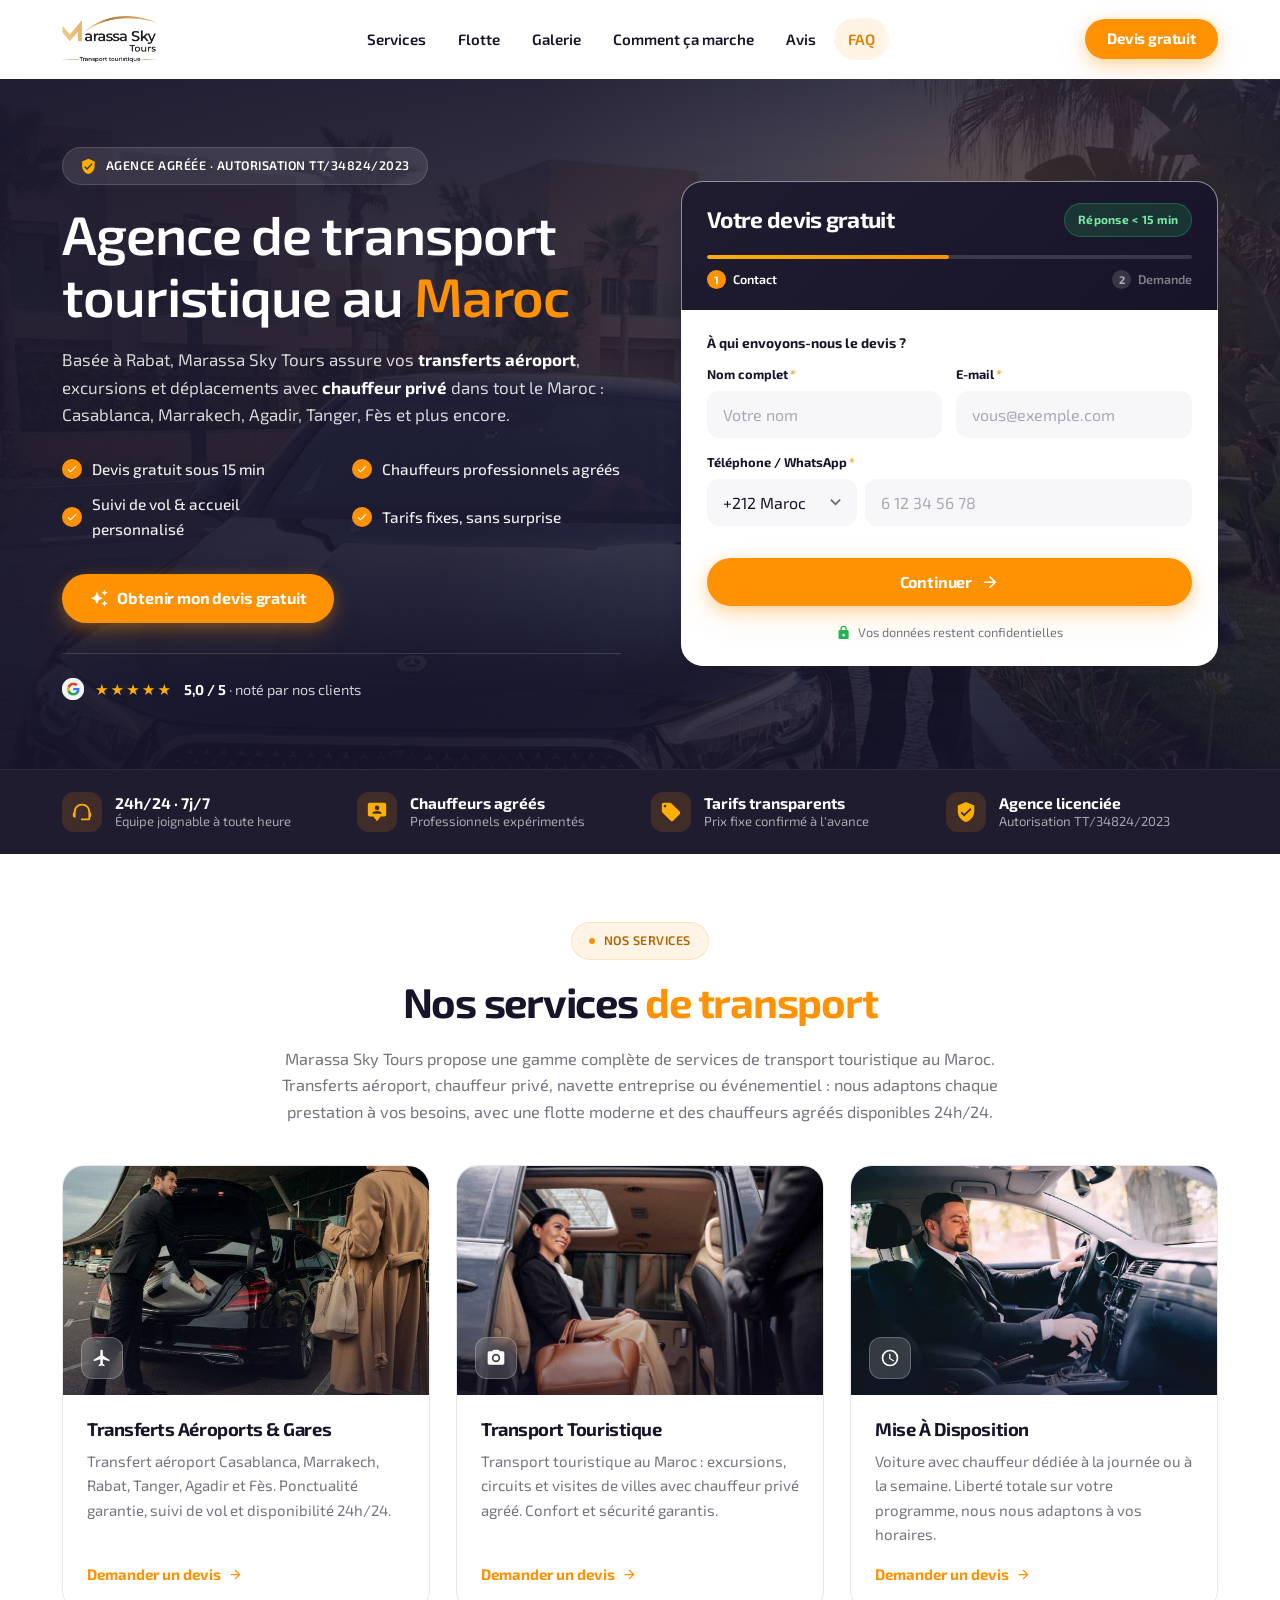
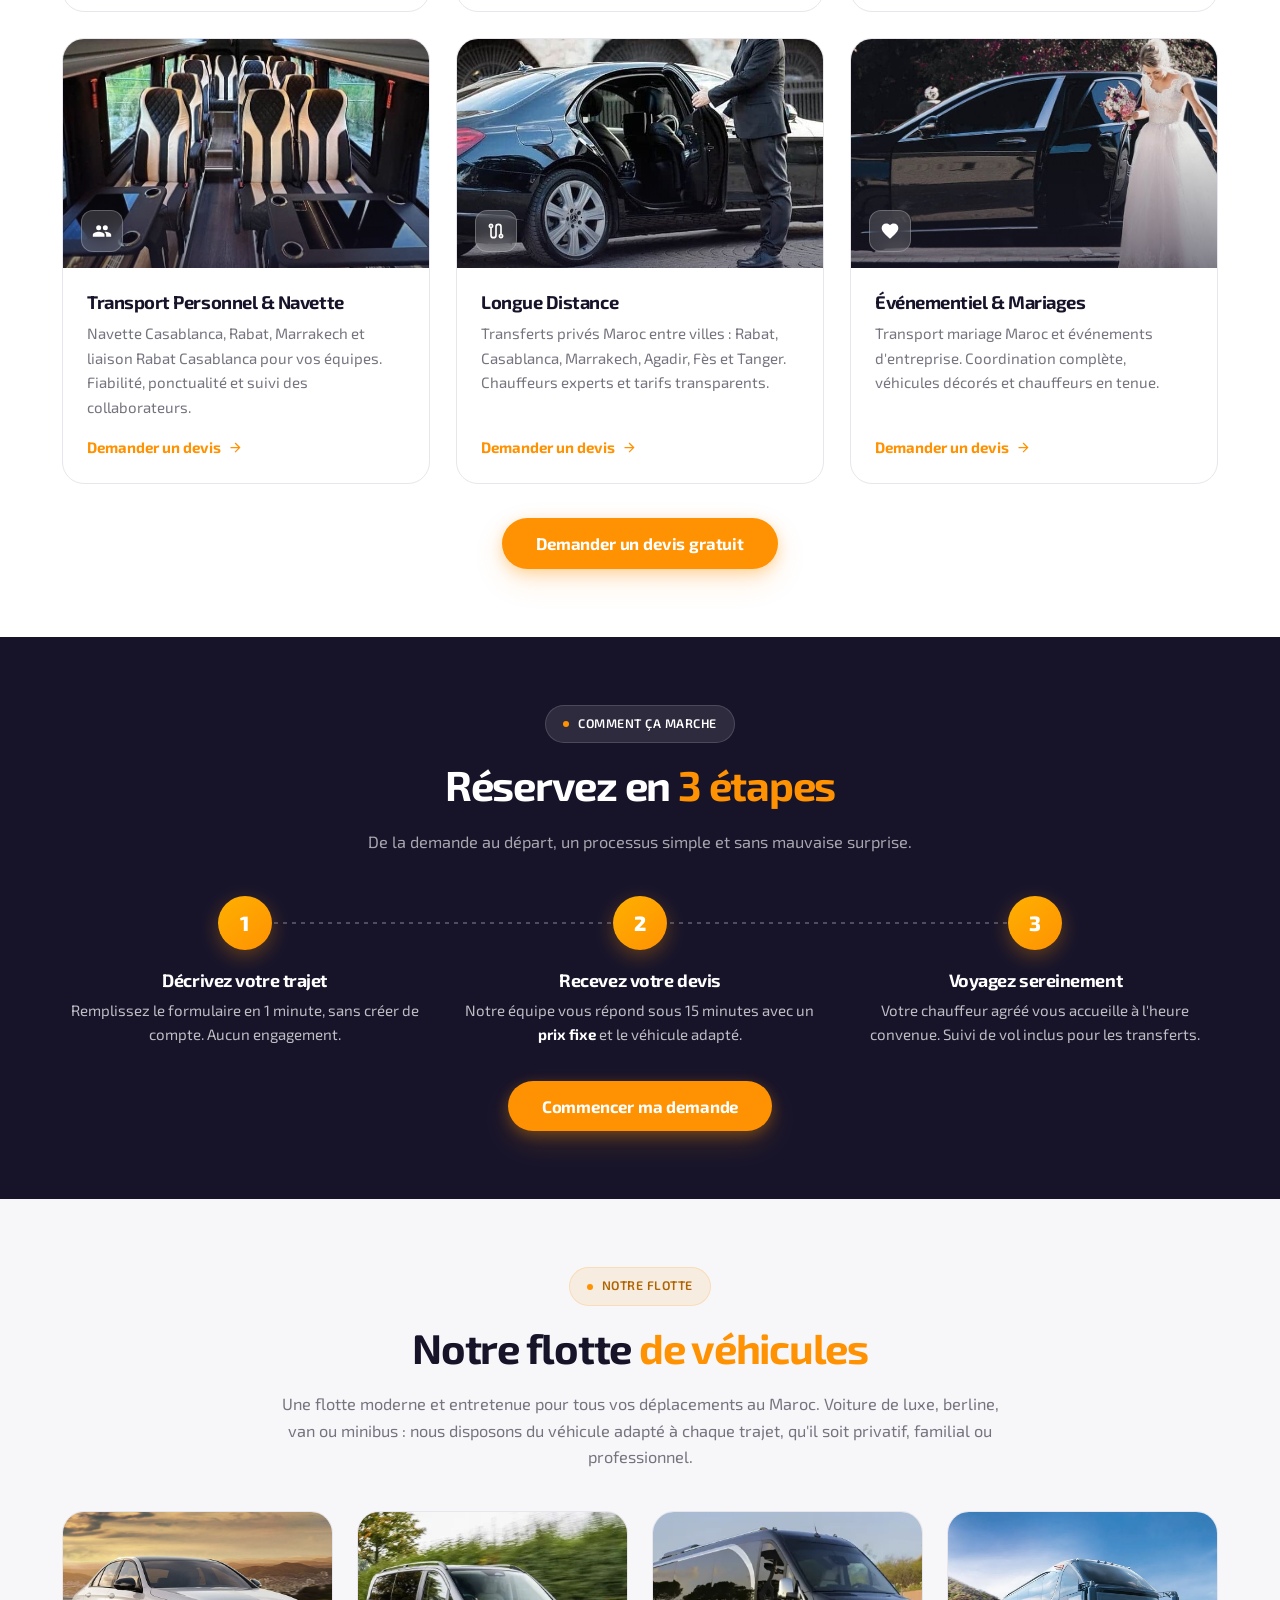
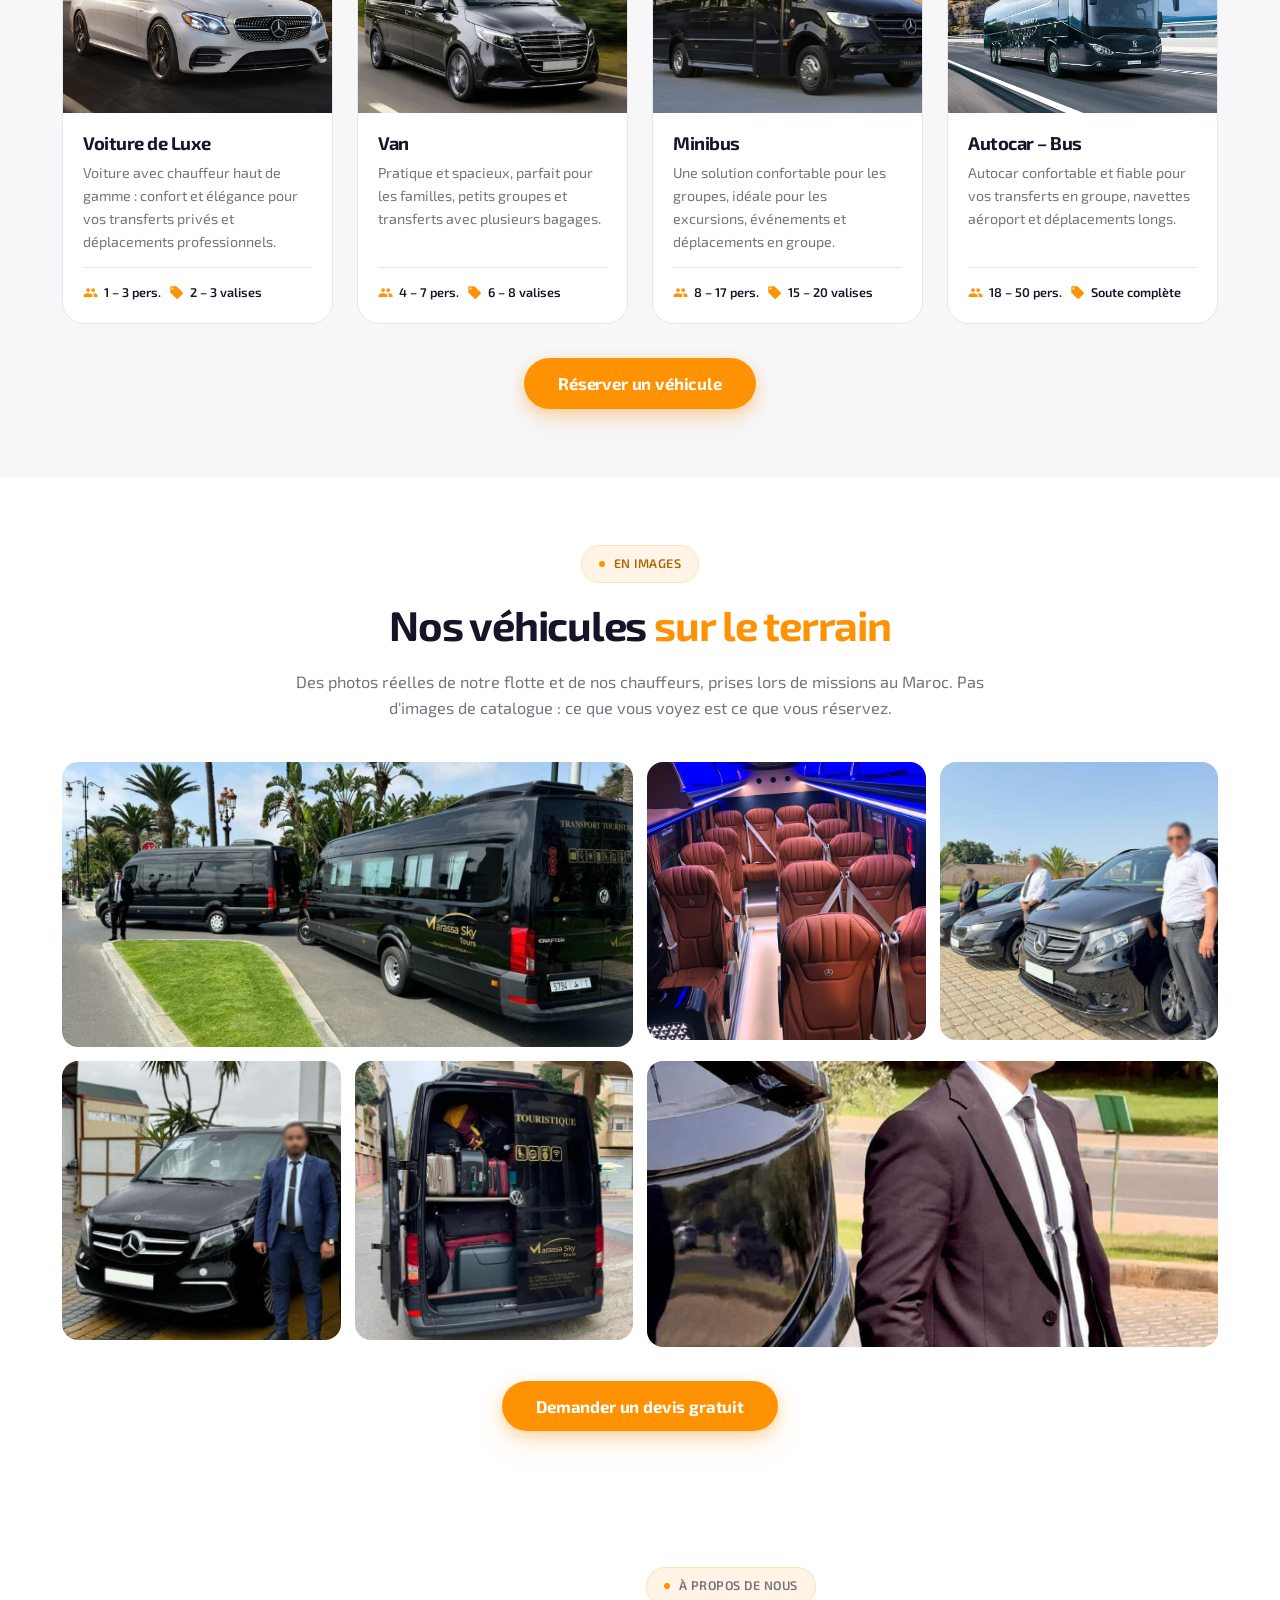
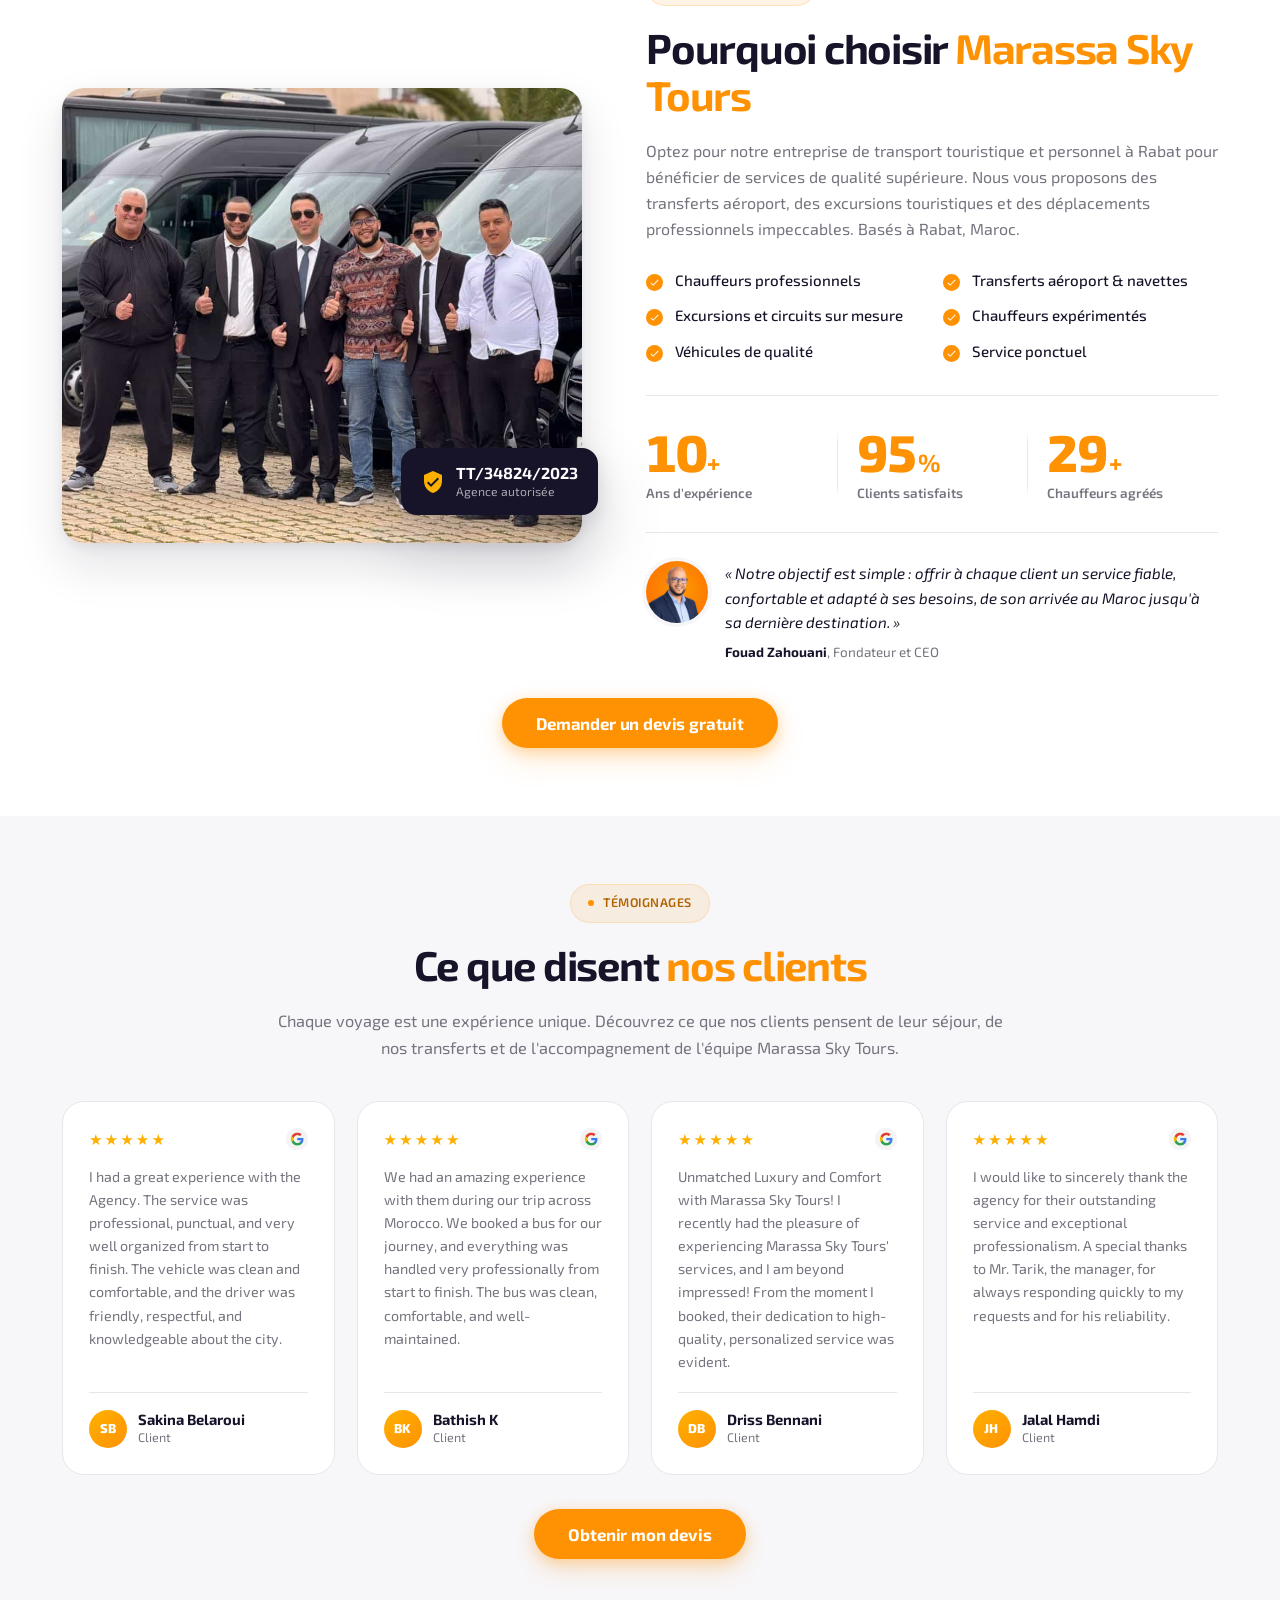
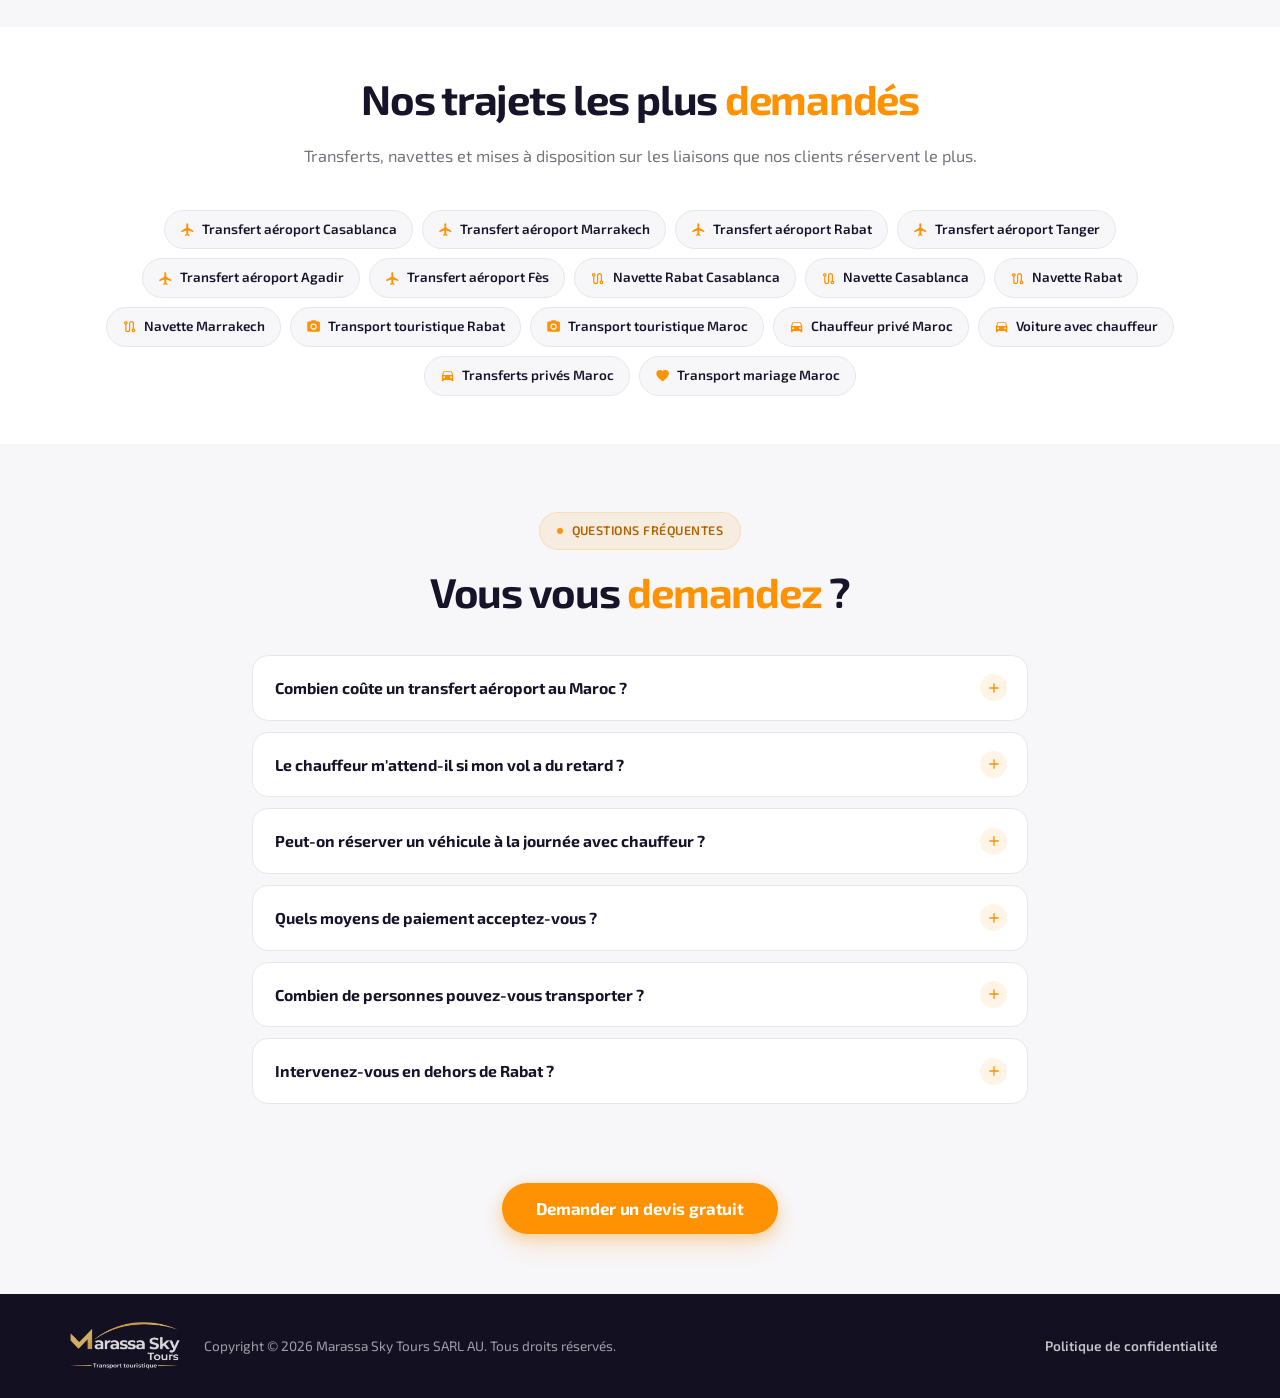
<file: index.html>
<!DOCTYPE html>
<html lang="fr">
<head>
<meta charset="utf-8">
<meta name="viewport" content="width=device-width, initial-scale=1">

<!-- Google Tag Manager -->
<script>(function(w,d,s,l,i){w[l]=w[l]||[];w[l].push({'gtm.start':
new Date().getTime(),event:'gtm.js'});var f=d.getElementsByTagName(s)[0],
j=d.createElement(s),dl=l!='dataLayer'?'&l='+l:'';j.async=true;j.src=
'https://www.googletagmanager.com/gtm.js?id='+i+dl;f.parentNode.insertBefore(j,f);
})(window,document,'script','dataLayer','GTM-MDLM8PX6');</script>
<!-- End Google Tag Manager -->

<title>Transport Touristique Maroc | Chauffeur Privé &amp; Transfert Aéroport</title>
<meta name="description" content="Transport touristique au Maroc et chauffeur privé : transfert aéroport Casablanca, Marrakech, Rabat, Tanger, Agadir. Navettes et devis gratuit en 15 minutes.">
<meta name="robots" content="noindex, follow">
<meta name="googlebot" content="noindex, follow">
<meta name="theme-color" content="#17142A">
<!-- Pas de rel=canonical ici : associer un canonical à un noindex envoie deux
     ordres contradictoires, et Google peut reporter le noindex sur l'URL
     canonique. Cela reviendrait à désindexer marassasky-tours.ma. -->
<link rel="icon" type="image/svg+xml" href="assets/img/favicon.svg">
<link rel="alternate icon" href="assets/img/logo.png">

<meta property="og:type" content="website">
<meta property="og:title" content="Transport Touristique au Maroc | Marassa Sky Tours">
<meta property="og:description" content="Transferts aéroport, excursions et navettes partout au Maroc. Chauffeurs agréés, disponible 24h/24. Devis gratuit.">
<meta property="og:image" content="assets/img/hero.jpg">
<meta property="og:locale" content="fr_MA">

<link rel="preconnect" href="https://fonts.googleapis.com">
<link rel="preconnect" href="https://fonts.gstatic.com" crossorigin>
<link href="https://fonts.googleapis.com/css2?family=Exo+2:wght@400;500;600;700;800&amp;display=swap" rel="stylesheet">
<!-- Préchargé uniquement sur grand écran : sur mobile la photo est très voilée
     et ce préchargement coûterait 226 Ko en concurrence du formulaire. -->
<link rel="preload" as="image" href="assets/img/hero.jpg" media="(min-width:761px)">
<!-- ?v= : jeton de version. Sans lui, un visiteur déjà venu garde en cache
     l'ancien CSS et l'ancien JS avec le nouveau HTML, et le formulaire se
     retrouve à moitié mis à jour. À incrémenter à chaque modification de
     style.css ou de main.js. -->
<link rel="stylesheet" href="assets/css/style.css?v=20261007">

<!-- ===== Google Ads en direct (ALTERNATIVE à GTM, ne pas cumuler) =====
     Google Tag Manager est déjà installé ci-dessus : le plus simple est d'y créer
     la balise Google Ads. Ce bloc n'est utile que si vous préférez vous passer de GTM.
     Activer les deux ferait compter chaque conversion deux fois. ===== -->
<!--
<script async src="https://www.googletagmanager.com/gtag/js?id=AW-XXXXXXXXX"></script>
<script>
  window.dataLayer = window.dataLayer || [];
  function gtag(){dataLayer.push(arguments);}
  gtag('js', new Date());
  gtag('config', 'AW-XXXXXXXXX');
</script>
-->

<!-- ===== Microsoft Clarity : cartes de chaleur et enregistrement de sessions ===== -->
<script type="text/javascript">
    (function(c,l,a,r,i,t,y){
        c[a]=c[a]||function(){(c[a].q=c[a].q||[]).push(arguments)};
        t=l.createElement(r);t.async=1;t.src="https://www.clarity.ms/tag/"+i;
        y=l.getElementsByTagName(r)[0];y.parentNode.insertBefore(t,y);
    })(window, document, "clarity", "script", "ygq9c2xey9");
</script>
</head>
<body>

<!-- Google Tag Manager (noscript) -->
<noscript><iframe src="https://www.googletagmanager.com/ns.html?id=GTM-MDLM8PX6"
height="0" width="0" style="display:none;visibility:hidden"></iframe></noscript>
<!-- End Google Tag Manager (noscript) -->

<a class="skip-link" href="#devis">Aller au formulaire de devis</a>

<!-- ============ ICÔNES ============ -->
<svg class="sprite" aria-hidden="true" focusable="false"><defs>
  <symbol id="i-plane" viewBox="0 0 24 24"><path d="M21 16v-2l-8-5V3.5c0-.83-.67-1.5-1.5-1.5S10 2.67 10 3.5V9l-8 5v2l8-2.5V19l-2 1.5V22l3.5-1 3.5 1v-1.5L13 19v-5.5l8 2.5z"/></symbol>
  <symbol id="i-camera" viewBox="0 0 24 24"><path d="M9 2L7.17 4H4a2 2 0 00-2 2v12a2 2 0 002 2h16a2 2 0 002-2V6a2 2 0 00-2-2h-3.17L15 2H9zm3 15a5 5 0 110-10 5 5 0 010 10zm0-2a3 3 0 100-6 3 3 0 000 6z"/></symbol>
  <symbol id="i-clock" viewBox="0 0 24 24"><path d="M12 2a10 10 0 100 20 10 10 0 000-20zm0 18a8 8 0 110-16 8 8 0 010 16zm.5-13H11v6l5.25 3.15.75-1.23-4.5-2.67z"/></symbol>
  <symbol id="i-users" viewBox="0 0 24 24"><path d="M16 11a3 3 0 100-6 3 3 0 000 6zm-8 0a3 3 0 100-6 3 3 0 000 6zm0 2c-2.33 0-7 1.17-7 3.5V19h14v-2.5c0-2.33-4.67-3.5-7-3.5zm8 0c-.29 0-.62.02-.97.05 1.16.84 1.97 1.97 1.97 3.45V19h6v-2.5c0-2.33-4.67-3.5-7-3.5z"/></symbol>
  <symbol id="i-route" viewBox="0 0 24 24"><path d="M19 15.18V7a4 4 0 00-8 0v10a2 2 0 11-4 0V8.82A3 3 0 006 3a3 3 0 00-1 5.82V17a4 4 0 008 0V7a2 2 0 114 0v8.18A3 3 0 0018 21a3 3 0 001-5.82zM6 7a1 1 0 110-2 1 1 0 010 2zm12 12a1 1 0 110-2 1 1 0 010 2z"/></symbol>
  <symbol id="i-heart" viewBox="0 0 24 24"><path d="M12 21.35l-1.45-1.32C5.4 15.36 2 12.28 2 8.5 2 5.42 4.42 3 7.5 3c1.74 0 3.41.81 4.5 2.09C13.09 3.81 14.76 3 16.5 3 19.58 3 22 5.42 22 8.5c0 3.78-3.4 6.86-8.55 11.54L12 21.35z"/></symbol>
  <symbol id="i-spark" viewBox="0 0 24 24"><path d="M19 9l1.25-2.75L23 5l-2.75-1.25L19 1l-1.25 2.75L15 5l2.75 1.25L19 9zm-7.5.5L9 4 6.5 9.5 1 12l5.5 2.5L9 20l2.5-5.5L17 12l-5.5-2.5zM19 15l-1.25 2.75L15 19l2.75 1.25L19 23l1.25-2.75L23 19l-2.75-1.25L19 15z"/></symbol>
  <symbol id="i-car" viewBox="0 0 24 24"><path d="M18.92 6.01C18.72 5.42 18.16 5 17.5 5h-11c-.66 0-1.21.42-1.42 1.01L3 12v8a1 1 0 001 1h1a1 1 0 001-1v-1h12v1a1 1 0 001 1h1a1 1 0 001-1v-8l-2.08-5.99zM6.5 16a1.5 1.5 0 110-3 1.5 1.5 0 010 3zm11 0a1.5 1.5 0 110-3 1.5 1.5 0 010 3zM5 11l1.5-4.5h11L19 11H5z"/></symbol>
  <symbol id="i-shield" viewBox="0 0 24 24"><path d="M12 1L3 5v6c0 5.55 3.84 10.74 9 12 5.16-1.26 9-6.45 9-12V5l-9-4zm-2 16l-4-4 1.41-1.41L10 14.17l6.59-6.59L18 9l-8 8z"/></symbol>
  <symbol id="i-headset" viewBox="0 0 24 24"><path d="M21 12.22C21 6.73 16.74 3 12 3c-4.69 0-9 3.65-9 9.28A2 2 0 002 14v2a2 2 0 002 2h1v-6.1a7 7 0 0114 0V19h-8v2h8a2 2 0 002-2v-1.22c.59-.31 1-.92 1-1.64v-2.3c0-.7-.41-1.31-1-1.62z"/></symbol>
  <symbol id="i-tag" viewBox="0 0 24 24"><path d="M21.41 11.58l-9-9A2 2 0 0011 2H4a2 2 0 00-2 2v7c0 .55.22 1.05.59 1.41l9 9c.36.36.86.59 1.41.59s1.05-.22 1.41-.59l7-7c.37-.36.59-.86.59-1.41s-.23-1.06-.59-1.42zM5.5 7A1.5 1.5 0 117 5.5 1.5 1.5 0 015.5 7z"/></symbol>
  <symbol id="i-badge" viewBox="0 0 24 24"><path d="M20 2H4a2 2 0 00-2 2v11a2 2 0 002 2h4l4 5 4-5h4a2 2 0 002-2V4a2 2 0 00-2-2zm-8 3a2.5 2.5 0 110 5 2.5 2.5 0 010-5zm5 9H7v-.75C7 11.75 10 11 12 11s5 .75 5 2.25V14z"/></symbol>
  <symbol id="i-phone" viewBox="0 0 24 24"><path d="M6.6 10.8c1.4 2.8 3.8 5.1 6.6 6.6l2.2-2.2c.3-.3.7-.4 1-.2 1.2.4 2.4.6 3.6.6.6 0 1 .4 1 1V20c0 .6-.4 1-1 1C11.2 21 3 12.8 3 2.5c0-.6.4-1 1-1h3.5c.6 0 1 .4 1 1 0 1.3.2 2.5.6 3.6.1.4 0 .8-.2 1l-2.3 2.2z"/></symbol>
  <symbol id="i-lock" viewBox="0 0 24 24"><path d="M18 8h-1V6A5 5 0 007 6v2H6a2 2 0 00-2 2v10a2 2 0 002 2h12a2 2 0 002-2V10a2 2 0 00-2-2zM9 6a3 3 0 016 0v2H9V6zm3 12a2 2 0 110-4 2 2 0 010 4z"/></symbol>
  <symbol id="i-check" viewBox="0 0 24 24"><path d="M9 16.2L4.8 12l-1.4 1.4L9 19 21 7l-1.4-1.4z"/></symbol>
  <symbol id="i-arrow" viewBox="0 0 24 24"><path d="M12 4l-1.41 1.41L16.17 11H4v2h12.17l-5.58 5.59L12 20l8-8z"/></symbol>
  <symbol id="i-pin" viewBox="0 0 24 24"><path d="M12 2a7 7 0 00-7 7c0 5.25 7 13 7 13s7-7.75 7-13a7 7 0 00-7-7zm0 9.5a2.5 2.5 0 110-5 2.5 2.5 0 010 5z"/></symbol>
</defs></svg>

<!-- ============ HEADER ============ -->
<header class="header" id="header">
  <div class="wrap header__inner">
    <a href="#top" class="header__logo" aria-label="Marassa Sky Tours, retour en haut de page">
      <img src="assets/img/logo.png" alt="Marassa Sky Tours" width="717" height="348">
    </a>

    <nav class="header__nav" aria-label="Navigation de la page">
      <a href="#services">Services</a>
      <a href="#flotte">Flotte</a>
      <a href="#galerie">Galerie</a>
      <a href="#process">Comment ça marche</a>
      <a href="#avis">Avis</a>
      <a href="#faq">FAQ</a>
    </nav>

    <div class="header__actions">
      <a class="btn btn--primary btn--sm" href="#devis" data-track="cta_header">Devis gratuit</a>
    </div>
  </div>
</header>

<!-- ============ HERO ============ -->
<section class="hero" id="top">
  <div class="hero__bg" role="presentation"></div>
  <div class="hero__glow" role="presentation"></div>

  <div class="wrap hero__inner">
    <div class="hero__intro">
      <p class="eyebrow">
        <svg class="ico"><use href="#i-shield"></use></svg>
        Agence agréée · Autorisation TT/34824/2023
      </p>

      <h1>Agence de transport touristique au <span class="hl">Maroc</span></h1>

      <p class="hero__lead">
        Basée à Rabat, Marassa Sky Tours assure vos <strong>transferts aéroport</strong>, excursions et
        déplacements avec <strong>chauffeur privé</strong> dans tout le Maroc<span class="hero__lead-more"> :
        Casablanca, Marrakech, Agadir, Tanger, Fès et plus encore</span>.
      </p>
    </div>

    <div class="hero__proof">
      <img src="assets/img/google.png" alt="" width="22" height="22" loading="lazy">
      <span class="stars" aria-hidden="true">★★★★★</span>
      <span class="hero__proof-txt"><strong>5,0 / 5</strong> · noté par nos clients</span>
    </div>

    <div class="hero__aside">
      <ul class="hero__ticks">
        <li><svg class="ico"><use href="#i-check"></use></svg> Devis gratuit sous 15 min</li>
        <li><svg class="ico"><use href="#i-check"></use></svg> Chauffeurs professionnels agréés</li>
        <li><svg class="ico"><use href="#i-check"></use></svg> Suivi de vol &amp; accueil personnalisé</li>
        <li><svg class="ico"><use href="#i-check"></use></svg> Tarifs fixes, sans surprise</li>
      </ul>

      <div class="hero__cta">
        <a class="btn btn--primary" href="#devis" data-track="cta_hero">
          <svg class="ico"><use href="#i-spark"></use></svg> Obtenir mon devis gratuit
        </a>
      </div>
    </div>

    <!-- ============ FORMULAIRE MULTI-ÉTAPES ============ -->
    <div class="formcard" id="devis">
      <div class="formcard__head">
        <div class="formcard__title">
          <h2>Votre devis gratuit</h2>
          <span class="formcard__eta">Réponse&nbsp;&lt;&nbsp;15&nbsp;min</span>
        </div>

        <div class="progress" role="group" aria-label="Progression du formulaire">
          <div class="progress__track"><span class="progress__fill" id="progressFill"></span></div>
          <ol class="progress__list">
            <li class="is-active" data-for="1"><b>1</b><span>Contact</span></li>
            <li data-for="2"><b>2</b><span>Demande</span></li>
          </ol>
        </div>
      </div>

      <form id="quoteForm" class="form" novalidate>

        <!-- ---------- Étape 1 ---------- -->
        <fieldset class="step is-active" data-step="1">
          <legend class="sr-only">Étape 1 : vos coordonnées</legend>

          <p class="form__q">À qui envoyons-nous le devis ?</p>

          <div class="form__row form__row--2">
            <label class="field">
              <span>Nom complet<i>*</i></span>
              <input type="text" name="nom" placeholder="Votre nom" required autocomplete="name">
            </label>
            <label class="field">
              <span>E-mail<i>*</i></span>
              <input type="email" name="email" placeholder="vous@exemple.com" required autocomplete="email" inputmode="email">
              <!-- Suggestion de correction en cas de faute de frappe sur le domaine -->
              <small class="field__hint" id="mailHint" aria-live="polite" hidden></small>
            </label>
          </div>

          <label class="field">
            <span>Téléphone / WhatsApp<i>*</i></span>
            <!-- L'indicatif est choisi à part : beaucoup de demandes viennent de
                 France, d'Espagne ou de Belgique, et « 06 12 34 56 78 » ne permet
                 pas de deviner le pays. Sans indicatif, le lead est injoignable. -->
            <div class="tel">
              <select class="tel__code" name="telephone_pays" aria-label="Indicatif du pays">
                <option value="MA">+212 Maroc</option>
              </select>
              <input class="tel__num" type="tel" name="telephone" placeholder="6 12 34 56 78" required autocomplete="tel-national" inputmode="tel">
            </div>
            <small class="field__hint" id="telHint" aria-live="polite" hidden></small>
          </label>
        </fieldset>

        <!-- ---------- Étape 2 ---------- -->
        <fieldset class="step" data-step="2" hidden>
          <legend class="sr-only">Étape 2 : votre demande</legend>

          <div class="form__row">
            <label class="field">
              <span>Quel service recherchez-vous ?<i>*</i></span>
              <select name="service" required>
                <option value="">Sélectionnez un service</option>
                <option value="Transferts Aéroports &amp; Gares">Transfert aéroport / gare</option>
                <option value="Transport touristique">Excursion / circuit</option>
                <option value="Mise à disposition">Mise à disposition</option>
                <option value="Transport du personnel – Navette">Navette personnel</option>
                <option value="Longue distance">Longue distance</option>
                <option value="Événementiel &amp; Mariage">Mariage / événement</option>
                <option value="Je souhaite être conseillé">Je souhaite être conseillé</option>
              </select>
            </label>
          </div>

          <div class="form__row form__row--2">
            <label class="field">
              <span>Combien de personnes ?<i>*</i></span>
              <select name="personnes" required>
                <option value="">Sélectionnez</option>
                <option value="1 à 3 personnes">1 à 3 personnes</option>
                <option value="4 à 7 personnes">4 à 7 personnes</option>
                <option value="8 à 17 personnes">8 à 17 personnes</option>
                <option value="18 à 30 personnes">18 à 30 personnes</option>
                <option value="31 à 50 personnes">31 à 50 personnes</option>
              </select>
            </label>
            <label class="field">
              <span>Combien de bagages ?</span>
              <select name="bagages">
                <option value="">Sélectionnez</option>
                <option value="Aucun bagage">Aucun bagage</option>
                <option value="1 à 3 valises">1 à 3 valises</option>
                <option value="4 à 7 valises">4 à 7 valises</option>
                <option value="8 à 17 valises">8 à 17 valises</option>
                <option value="18 à 30 valises">18 à 30 valises</option>
                <option value="Plus de 30 valises">Plus de 30 valises</option>
              </select>
            </label>
          </div>

          <label class="field">
            <span>Quel véhicule ?</span>
            <select name="vehicule">
              <option value="">Sélectionnez (ou laissez-nous conseiller)</option>
              <option value="Voiture de luxe">Voiture de luxe</option>
              <option value="Van">Van</option>
              <option value="Mini Bus">Minibus</option>
              <option value="Autocar">Autocar</option>
              <option value="Je souhaite être conseillé">Je souhaite être conseillé</option>
            </select>
          </label>

          <div class="form__row">
            <label class="field">
              <span>Trajet<i>*</i></span>
              <textarea name="trajet" rows="3" placeholder="Entrez votre trajet" required></textarea>
            </label>
          </div>
        </fieldset>

        <!-- anti-spam -->
        <div class="hp" aria-hidden="true">
          <label>Ne pas remplir <input type="text" name="website" tabindex="-1" autocomplete="off"></label>
        </div>

        <p class="form__status" id="formStatus" role="status" aria-live="polite"></p>

        <div class="form__nav">
          <button type="button" class="btn btn--back" id="prevBtn" hidden>
            <svg class="ico ico--flip"><use href="#i-arrow"></use></svg> Retour
          </button>
          <button type="button" class="btn btn--primary btn--grow" id="nextBtn">
            Continuer <svg class="ico"><use href="#i-arrow"></use></svg>
          </button>
          <button type="submit" class="btn btn--primary btn--grow" id="submitBtn" hidden>
            <span class="btn__label">Continuer</span>
            <svg class="ico"><use href="#i-arrow"></use></svg>
            <span class="btn__spinner" aria-hidden="true"></span>
          </button>
        </div>

        <p class="form__foot">
          <svg class="ico"><use href="#i-lock"></use></svg>
          Vos données restent confidentielles
        </p>
      </form>

      <div class="formcard__success" id="formSuccess" hidden>
        <div class="check" aria-hidden="true"><svg class="ico"><use href="#i-check"></use></svg></div>
        <h3>Demande bien reçue !</h3>
        <p>Notre équipe vous recontacte dans les <strong>15 prochaines minutes</strong>. Pour une demande urgente, appelez-nous directement.</p>
        <a class="btn btn--primary" href="tel:+212610205353" data-track="call_success">
          <svg class="ico"><use href="#i-phone"></use></svg> +212 610 205 353
        </a>
      </div>
    </div>
  </div>
</section>

<!-- ============ BANDEAU CONFIANCE ============ -->
<section class="trust" aria-label="Nos garanties">
  <div class="wrap trust__grid">
    <div class="trust__item"><svg class="ico"><use href="#i-headset"></use></svg><div><strong>24h/24 · 7j/7</strong><span>Équipe joignable à toute heure</span></div></div>
    <div class="trust__item"><svg class="ico"><use href="#i-badge"></use></svg><div><strong>Chauffeurs agréés</strong><span>Professionnels expérimentés</span></div></div>
    <div class="trust__item"><svg class="ico"><use href="#i-tag"></use></svg><div><strong>Tarifs transparents</strong><span>Prix fixe confirmé à l'avance</span></div></div>
    <div class="trust__item"><svg class="ico"><use href="#i-shield"></use></svg><div><strong>Agence licenciée</strong><span>Autorisation TT/34824/2023</span></div></div>
  </div>
</section>

<!-- ============ SERVICES ============ -->
<section class="section" id="services">
  <div class="wrap">
    <header class="section__head reveal">
      <p class="eyebrow eyebrow--dark"><span class="dot"></span> Nos services</p>
      <h2>Nos services <span class="hl">de transport</span></h2>
      <p class="section__lead">
        Marassa Sky Tours propose une gamme complète de services de transport touristique au Maroc.
        Transferts aéroport, chauffeur privé, navette entreprise ou événementiel : nous adaptons chaque
        prestation à vos besoins, avec une flotte moderne et des chauffeurs agréés disponibles 24h/24.
      </p>
    </header>

    <div class="cards">
      <article class="card reveal">
        <div class="card__media">
          <img src="assets/img/svc-transferts.jpg" alt="Transferts aéroports et gares au Maroc" loading="lazy" width="682" height="533">
          <span class="card__ico"><svg class="ico"><use href="#i-plane"></use></svg></span>
        </div>
        <div class="card__body">
          <h3>Transferts Aéroports &amp; Gares</h3>
          <p>Transfert aéroport Casablanca, Marrakech, Rabat, Tanger, Agadir et Fès. Ponctualité garantie, suivi de vol et disponibilité 24h/24.</p>
          <a class="link" href="#devis" data-track="cta_service_transferts">Demander un devis <svg class="ico"><use href="#i-arrow"></use></svg></a>
        </div>
      </article>

      <article class="card reveal">
        <div class="card__media">
          <img src="assets/img/svc-touristique.jpg" alt="Transport touristique et excursions au Maroc" loading="lazy" width="682" height="533">
          <span class="card__ico"><svg class="ico"><use href="#i-camera"></use></svg></span>
        </div>
        <div class="card__body">
          <h3>Transport Touristique</h3>
          <p>Transport touristique au Maroc : excursions, circuits et visites de villes avec chauffeur privé agréé. Confort et sécurité garantis.</p>
          <a class="link" href="#devis" data-track="cta_service_touristique">Demander un devis <svg class="ico"><use href="#i-arrow"></use></svg></a>
        </div>
      </article>

      <article class="card reveal">
        <div class="card__media">
          <img src="assets/img/svc-disposition.jpg" alt="Mise à disposition d'un véhicule avec chauffeur" loading="lazy" width="682" height="533">
          <span class="card__ico"><svg class="ico"><use href="#i-clock"></use></svg></span>
        </div>
        <div class="card__body">
          <h3>Mise À Disposition</h3>
          <p>Voiture avec chauffeur dédiée à la journée ou à la semaine. Liberté totale sur votre programme, nous nous adaptons à vos horaires.</p>
          <a class="link" href="#devis" data-track="cta_service_disposition">Demander un devis <svg class="ico"><use href="#i-arrow"></use></svg></a>
        </div>
      </article>

      <article class="card reveal">
        <div class="card__media">
          <img src="assets/img/svc-personnel.jpg" alt="Navette et transport du personnel pour entreprises" loading="lazy" width="682" height="533">
          <span class="card__ico"><svg class="ico"><use href="#i-users"></use></svg></span>
        </div>
        <div class="card__body">
          <h3>Transport Personnel &amp; Navette</h3>
          <p>Navette Casablanca, Rabat, Marrakech et liaison Rabat Casablanca pour vos équipes. Fiabilité, ponctualité et suivi des collaborateurs.</p>
          <a class="link" href="#devis" data-track="cta_service_personnel">Demander un devis <svg class="ico"><use href="#i-arrow"></use></svg></a>
        </div>
      </article>

      <article class="card reveal">
        <div class="card__media">
          <img src="assets/img/svc-longue-distance.jpg" alt="Trajets longue distance entre les villes du Maroc" loading="lazy" width="682" height="533">
          <span class="card__ico"><svg class="ico"><use href="#i-route"></use></svg></span>
        </div>
        <div class="card__body">
          <h3>Longue Distance</h3>
          <p>Transferts privés Maroc entre villes : Rabat, Casablanca, Marrakech, Agadir, Fès et Tanger. Chauffeurs experts et tarifs transparents.</p>
          <a class="link" href="#devis" data-track="cta_service_longue">Demander un devis <svg class="ico"><use href="#i-arrow"></use></svg></a>
        </div>
      </article>

      <article class="card reveal">
        <div class="card__media">
          <img src="assets/img/svc-mariages.jpg" alt="Transport VIP pour mariages et événements" loading="lazy" width="682" height="533">
          <span class="card__ico"><svg class="ico"><use href="#i-heart"></use></svg></span>
        </div>
        <div class="card__body">
          <h3>Événementiel &amp; Mariages</h3>
          <p>Transport mariage Maroc et événements d'entreprise. Coordination complète, véhicules décorés et chauffeurs en tenue.</p>
          <a class="link" href="#devis" data-track="cta_service_mariages">Demander un devis <svg class="ico"><use href="#i-arrow"></use></svg></a>
        </div>
      </article>
    </div>

    <div class="section__cta reveal">
      <a class="btn btn--primary btn--lg" href="#devis" data-track="cta_services">Demander un devis gratuit</a>
    </div>
  </div>
</section>

<!-- ============ COMMENT ÇA MARCHE ============ -->
<section class="section section--dark" id="process">
  <div class="wrap">
    <header class="section__head reveal">
      <p class="eyebrow"><span class="dot"></span> Comment ça marche</p>
      <h2>Réservez en <span class="hl">3 étapes</span></h2>
      <p class="section__lead">De la demande au départ, un processus simple et sans mauvaise surprise.</p>
    </header>

    <ol class="process">
      <li class="process__step reveal">
        <span class="process__num">1</span>
        <h3>Décrivez votre trajet</h3>
        <p>Remplissez le formulaire en 1 minute, sans créer de compte. Aucun engagement.</p>
      </li>
      <li class="process__step reveal">
        <span class="process__num">2</span>
        <h3>Recevez votre devis</h3>
        <p>Notre équipe vous répond sous 15 minutes avec un <strong>prix fixe</strong> et le véhicule adapté.</p>
      </li>
      <li class="process__step reveal">
        <span class="process__num">3</span>
        <h3>Voyagez sereinement</h3>
        <p>Votre chauffeur agréé vous accueille à l'heure convenue. Suivi de vol inclus pour les transferts.</p>
      </li>
    </ol>

    <div class="section__cta reveal">
      <a class="btn btn--primary btn--lg" href="#devis" data-track="cta_process">Commencer ma demande</a>
    </div>
  </div>
</section>

<!-- ============ FLOTTE ============ -->
<section class="section section--alt" id="flotte">
  <div class="wrap">
    <header class="section__head reveal">
      <p class="eyebrow eyebrow--dark"><span class="dot"></span> Notre flotte</p>
      <h2>Notre flotte <span class="hl">de véhicules</span></h2>
      <p class="section__lead">
        Une flotte moderne et entretenue pour tous vos déplacements au Maroc. Voiture de luxe, berline,
        van ou minibus : nous disposons du véhicule adapté à chaque trajet, qu'il soit privatif,
        familial ou professionnel.
      </p>
    </header>

    <div class="fleet">
      <article class="vcard reveal">
        <div class="vcard__media"><img src="assets/img/fleet-luxe.jpg" alt="Voiture de luxe avec chauffeur" loading="lazy"></div>
        <div class="vcard__body">
          <h3>Voiture de Luxe</h3>
          <p>Voiture avec chauffeur haut de gamme : confort et élégance pour vos transferts privés et déplacements professionnels.</p>
          <ul class="vcard__specs">
            <li><svg class="ico"><use href="#i-users"></use></svg> 1 – 3 pers.</li>
            <li><svg class="ico"><use href="#i-tag"></use></svg> 2 – 3 valises</li>
          </ul>
        </div>
      </article>

      <article class="vcard reveal">
        <div class="vcard__media"><img src="assets/img/fleet-van.webp" alt="Van Mercedes pour familles et petits groupes" loading="lazy"></div>
        <div class="vcard__body">
          <h3>Van</h3>
          <p>Pratique et spacieux, parfait pour les familles, petits groupes et transferts avec plusieurs bagages.</p>
          <ul class="vcard__specs">
            <li><svg class="ico"><use href="#i-users"></use></svg> 4 – 7 pers.</li>
            <li><svg class="ico"><use href="#i-tag"></use></svg> 6 – 8 valises</li>
          </ul>
        </div>
      </article>

      <article class="vcard reveal">
        <div class="vcard__media"><img src="assets/img/fleet-minibus.webp" alt="Minibus pour groupes et excursions" loading="lazy"></div>
        <div class="vcard__body">
          <h3>Minibus</h3>
          <p>Une solution confortable pour les groupes, idéale pour les excursions, événements et déplacements en groupe.</p>
          <ul class="vcard__specs">
            <li><svg class="ico"><use href="#i-users"></use></svg> 8 – 17 pers.</li>
            <li><svg class="ico"><use href="#i-tag"></use></svg> 15 – 20 valises</li>
          </ul>
        </div>
      </article>

      <article class="vcard reveal">
        <div class="vcard__media"><img src="assets/img/fleet-bus.webp" alt="Autocar de tourisme grand confort pour transferts en groupe" loading="lazy" width="1000" height="1000"></div>
        <div class="vcard__body">
          <h3>Autocar – Bus</h3>
          <p>Autocar confortable et fiable pour vos transferts en groupe, navettes aéroport et déplacements longs.</p>
          <ul class="vcard__specs">
            <li><svg class="ico"><use href="#i-users"></use></svg> 18 – 50 pers.</li>
            <li><svg class="ico"><use href="#i-tag"></use></svg> Soute complète</li>
          </ul>
        </div>
      </article>
    </div>

    <div class="section__cta reveal">
      <a class="btn btn--primary btn--lg" href="#devis" data-track="cta_flotte">Réserver un véhicule</a>
    </div>
  </div>
</section>

<!-- ============ GALERIE ============ -->
<section class="section" id="galerie">
  <div class="wrap">
    <header class="section__head reveal">
      <p class="eyebrow eyebrow--dark"><span class="dot"></span> En images</p>
      <h2>Nos véhicules <span class="hl">sur le terrain</span></h2>
      <p class="section__lead">
        Des photos réelles de notre flotte et de nos chauffeurs, prises lors de missions
        au Maroc. Pas d'images de catalogue : ce que vous voyez est ce que vous réservez.
      </p>
    </header>

    <div class="gallery">
      <figure class="gallery__item gallery__item--wide reveal">
        <img src="assets/img/gal-1.jpg" alt="Minibus Marassa Sky Tours et chauffeur en bord de mer à Rabat" loading="lazy" decoding="async" width="1280" height="960">
        <figcaption>Minibus &amp; chauffeur, Rabat</figcaption>
      </figure>
      <figure class="gallery__item reveal">
        <img src="assets/img/gal-2.jpg" alt="Intérieur d'un minibus Mercedes Sprinter avec sièges en cuir" loading="lazy" decoding="async" width="1440" height="1440">
        <figcaption>Intérieur Sprinter 16 places</figcaption>
      </figure>
      <figure class="gallery__item reveal">
        <img src="assets/img/gal-3.jpg" alt="Flotte de véhicules Marassa Sky Tours avec chauffeurs en tenue" loading="lazy" decoding="async" width="1280" height="1185">
        <figcaption>Berlines, van et chauffeurs</figcaption>
      </figure>
      <figure class="gallery__item reveal">
        <img src="assets/img/gal-4.jpg" alt="Mercedes Classe V noire avec chauffeur en costume" loading="lazy" decoding="async" width="1125" height="1163">
        <figcaption>Mercedes Classe V</figcaption>
      </figure>
      <figure class="gallery__item reveal">
        <img src="assets/img/gal-5.jpg" alt="Van de transport chargé de valises pour un transfert aéroport" loading="lazy" decoding="async" width="1129" height="1163">
        <figcaption>Capacité bagages réelle</figcaption>
      </figure>
      <figure class="gallery__item gallery__item--wide reveal">
        <img src="assets/img/gal-6.jpg" alt="Chauffeur professionnel en costume devant un autocar de tourisme" loading="lazy" decoding="async" width="1125" height="1163">
        <figcaption>Chauffeurs agréés, en tenue</figcaption>
      </figure>
    </div>

    <div class="section__cta reveal">
      <a class="btn btn--primary btn--lg" href="#devis" data-track="cta_galerie">Demander un devis gratuit</a>
    </div>
  </div>
</section>

<!-- ============ À PROPOS ============ -->
<section class="section" id="apropos">
  <div class="wrap about">
    <div class="about__media reveal">
      <img src="assets/img/about.jpg" alt="Véhicules Marassa Sky Tours pour excursions au Maroc" loading="lazy">
      <div class="about__badge">
        <svg class="ico"><use href="#i-shield"></use></svg>
        <div><strong>TT/34824/2023</strong><span>Agence autorisée</span></div>
      </div>
    </div>

    <div class="about__copy reveal">
      <p class="eyebrow eyebrow--dark"><span class="dot"></span> À propos de nous</p>
      <h2>Pourquoi choisir <span class="hl">Marassa Sky Tours</span></h2>
      <p>
        Optez pour notre entreprise de transport touristique et personnel à Rabat pour bénéficier de
        services de qualité supérieure. Nous vous proposons des transferts aéroport, des excursions
        touristiques et des déplacements professionnels impeccables. Basés à Rabat, Maroc.
      </p>

      <ul class="checks">
        <li>Chauffeurs professionnels</li>
        <li>Transferts aéroport &amp; navettes</li>
        <li>Excursions et circuits sur mesure</li>
        <li>Chauffeurs expérimentés</li>
        <li>Véhicules de qualité</li>
        <li>Service ponctuel</li>
      </ul>

      <div class="stats" id="stats">
        <div class="stat">
          <strong class="stat__num"><span class="counter" data-to="10">0</span><em>+</em></strong>
          <span class="stat__label">Ans d'expérience</span>
        </div>
        <div class="stat">
          <strong class="stat__num"><span class="counter" data-to="98">0</span><em>%</em></strong>
          <span class="stat__label">Clients satisfaits</span>
        </div>
        <div class="stat">
          <strong class="stat__num"><span class="counter" data-to="30">0</span><em>+</em></strong>
          <span class="stat__label">Chauffeurs agréés</span>
        </div>
      </div>

      <figure class="founder">
        <img src="assets/img/founder.webp" alt="Fouad Zahouani, fondateur et CEO" loading="lazy" width="72" height="72">
        <blockquote>
          <p>« Notre objectif est simple : offrir à chaque client un service fiable, confortable et adapté à ses besoins, de son arrivée au Maroc jusqu'à sa dernière destination. »</p>
          <figcaption><strong>Fouad Zahouani</strong>, Fondateur et CEO</figcaption>
        </blockquote>
      </figure>
    </div>
  </div>

  <div class="wrap">
    <div class="section__cta reveal">
      <a class="btn btn--primary btn--lg" href="#devis" data-track="cta_apropos">Demander un devis gratuit</a>
    </div>
  </div>
</section>

<!-- ============ AVIS ============ -->
<section class="section section--alt" id="avis">
  <div class="wrap">
    <header class="section__head reveal">
      <p class="eyebrow eyebrow--dark"><span class="dot"></span> Témoignages</p>
      <h2>Ce que disent <span class="hl">nos clients</span></h2>
      <p class="section__lead">
        Chaque voyage est une expérience unique. Découvrez ce que nos clients pensent de leur séjour,
        de nos transferts et de l'accompagnement de l'équipe Marassa Sky Tours.
      </p>
    </header>

    <div class="reviews">
      <figure class="review reveal">
        <div class="review__top"><span class="stars" aria-label="Noté 5 sur 5">★★★★★</span><img src="assets/img/google.png" alt="Avis Google" loading="lazy" width="22" height="22"></div>
        <blockquote><p>I had a great experience with the Agency. The service was professional, punctual, and very well organized from start to finish. The vehicle was clean and comfortable, and the driver was friendly, respectful, and knowledgeable about the city.</p></blockquote>
        <figcaption><span class="avatar" aria-hidden="true">SB</span><span class="review__who"><strong>Sakina Belaroui</strong><small>Client</small></span></figcaption>
      </figure>

      <figure class="review reveal">
        <div class="review__top"><span class="stars" aria-label="Noté 5 sur 5">★★★★★</span><img src="assets/img/google.png" alt="Avis Google" loading="lazy" width="22" height="22"></div>
        <blockquote><p>We had an amazing experience with them during our trip across Morocco. We booked a bus for our journey, and everything was handled very professionally from start to finish. The bus was clean, comfortable, and well-maintained.</p></blockquote>
        <figcaption><span class="avatar" aria-hidden="true">BK</span><span class="review__who"><strong>Bathish K</strong><small>Client</small></span></figcaption>
      </figure>

      <figure class="review reveal">
        <div class="review__top"><span class="stars" aria-label="Noté 5 sur 5">★★★★★</span><img src="assets/img/google.png" alt="Avis Google" loading="lazy" width="22" height="22"></div>
        <blockquote><p>Unmatched Luxury and Comfort with Marassa Sky Tours! I recently had the pleasure of experiencing Marassa Sky Tours' services, and I am beyond impressed! From the moment I booked, their dedication to high-quality, personalized service was evident.</p></blockquote>
        <figcaption><span class="avatar" aria-hidden="true">DB</span><span class="review__who"><strong>Driss Bennani</strong><small>Client</small></span></figcaption>
      </figure>

      <figure class="review reveal">
        <div class="review__top"><span class="stars" aria-label="Noté 5 sur 5">★★★★★</span><img src="assets/img/google.png" alt="Avis Google" loading="lazy" width="22" height="22"></div>
        <blockquote><p>I would like to sincerely thank the agency for their outstanding service and exceptional professionalism. A special thanks to Mr. Tarik, the manager, for always responding quickly to my requests and for his reliability.</p></blockquote>
        <figcaption><span class="avatar" aria-hidden="true">JH</span><span class="review__who"><strong>Jalal Hamdi</strong><small>Client</small></span></figcaption>
      </figure>
    </div>

    <div class="section__cta reveal">
      <a class="btn btn--primary btn--lg" href="#devis" data-track="cta_avis">Obtenir mon devis</a>
    </div>
  </div>
</section>

<!-- ============ DESTINATIONS ============ -->
<section class="section section--tight">
  <div class="wrap">
    <header class="section__head reveal">
      <h2>Nos trajets les plus <span class="hl">demandés</span></h2>
      <p class="section__lead section__lead--sm-hide">Transferts, navettes et mises à disposition sur les liaisons que nos clients réservent le plus.</p>
    </header>
    <ul class="chips chips--kw reveal">
      <li><svg class="ico"><use href="#i-plane"></use></svg>Transfert aéroport Casablanca</li>
      <li><svg class="ico"><use href="#i-plane"></use></svg>Transfert aéroport Marrakech</li>
      <li><svg class="ico"><use href="#i-plane"></use></svg>Transfert aéroport Rabat</li>
      <li><svg class="ico"><use href="#i-plane"></use></svg>Transfert aéroport Tanger</li>
      <li><svg class="ico"><use href="#i-plane"></use></svg>Transfert aéroport Agadir</li>
      <li><svg class="ico"><use href="#i-plane"></use></svg>Transfert aéroport Fès</li>
      <li><svg class="ico"><use href="#i-route"></use></svg>Navette Rabat Casablanca</li>
      <li><svg class="ico"><use href="#i-route"></use></svg>Navette Casablanca</li>
      <li><svg class="ico"><use href="#i-route"></use></svg>Navette Rabat</li>
      <li><svg class="ico"><use href="#i-route"></use></svg>Navette Marrakech</li>
      <li><svg class="ico"><use href="#i-camera"></use></svg>Transport touristique Rabat</li>
      <li><svg class="ico"><use href="#i-camera"></use></svg>Transport touristique Maroc</li>
      <li><svg class="ico"><use href="#i-car"></use></svg>Chauffeur privé Maroc</li>
      <li><svg class="ico"><use href="#i-car"></use></svg>Voiture avec chauffeur</li>
      <li><svg class="ico"><use href="#i-car"></use></svg>Transferts privés Maroc</li>
      <li><svg class="ico"><use href="#i-heart"></use></svg>Transport mariage Maroc</li>
    </ul>
  </div>
</section>

<!-- ============ FAQ ============ -->
<section class="section section--alt" id="faq">
  <div class="wrap wrap--narrow">
    <header class="section__head reveal">
      <p class="eyebrow eyebrow--dark"><span class="dot"></span> Questions fréquentes</p>
      <h2>Vous vous <span class="hl">demandez</span> ?</h2>
    </header>

    <div class="faq reveal">
      <details>
        <summary>Combien coûte un transfert aéroport au Maroc ?</summary>
        <div class="faq__body"><p>Le tarif d'un transfert aéroport Casablanca, Marrakech ou Rabat dépend du trajet, du véhicule et du nombre de passagers. Nous appliquons un <strong>prix fixe confirmé à l'avance</strong>, sans supplément de dernière minute. Remplissez le formulaire de devis en haut de page : vous recevez une réponse gratuite en moins de 15 minutes.</p></div>
      </details>
      <details>
        <summary>Le chauffeur m'attend-il si mon vol a du retard ?</summary>
        <div class="faq__body"><p>Oui. Nous assurons le <strong>suivi de votre vol en temps réel</strong> et ajustons l'heure de prise en charge automatiquement. L'attente en cas de retard d'avion est incluse.</p></div>
      </details>
      <details>
        <summary>Peut-on réserver un véhicule à la journée avec chauffeur ?</summary>
        <div class="faq__body"><p>Absolument. Notre service de <strong>mise à disposition</strong> vous laisse un véhicule et un chauffeur dédiés à la journée, à la semaine ou pour un circuit complet, selon votre programme.</p></div>
      </details>
      <details>
        <summary>Quels moyens de paiement acceptez-vous ?</summary>
        <div class="faq__body"><p>Espèces, virement bancaire et paiement d'entreprise sur facture. Pour les sociétés, nous établissons des <strong>conventions de transport de personnel</strong> avec facturation mensuelle.</p></div>
      </details>
      <details>
        <summary>Combien de personnes pouvez-vous transporter ?</summary>
        <div class="faq__body"><p>De 1 à plus de 50 passagers. Notre flotte couvre la voiture de luxe, la berline, le van, le minibus et l'autocar de tourisme, avec l'espace bagages correspondant.</p></div>
      </details>
      <details>
        <summary>Intervenez-vous en dehors de Rabat ?</summary>
        <div class="faq__body"><p>Oui, dans <strong>tout le Maroc</strong> : Casablanca, Marrakech, Agadir, Tanger, Fès, Ouarzazate, Merzouga, Dakhla et l'ensemble des aéroports du pays.</p></div>
      </details>
    </div>
  </div>
</section>

<!-- ============ BOUTON FINAL ============ -->
<section class="endcta">
  <div class="wrap">
    <a class="btn btn--primary btn--lg" href="#devis" data-track="cta_bottom">Demander un devis gratuit</a>
  </div>
</section>

<!-- ============ FOOTER ============ -->
<footer class="footer">
  <div class="wrap footer__bottom">
    <a class="footer__mark" href="#top" aria-label="Marassa Sky Tours">
      <img src="assets/img/logo-white.png" alt="Marassa Sky Tours" width="1800" height="874" loading="lazy">
    </a>
    <span class="footer__copy">Copyright © <span id="year">2026</span> Marassa Sky Tours SARL AU. Tous droits réservés.</span>
    <a class="footer__privacy" href="https://marassasky-tours.ma/politique-de-confidentialite/" target="_blank" rel="noopener">Politique de confidentialité</a>
  </div>
</footer>

<!-- ============ BARRE MOBILE ============ -->
<div class="mobilebar" aria-label="Actions rapides">
  <a class="mobilebar__cta" href="#devis" data-track="cta_mobilebar"><span>Demander un devis gratuit</span></a>
</div>

<script src="assets/js/main.js?v=20261007" defer></script>
</body>
</html>
</file>
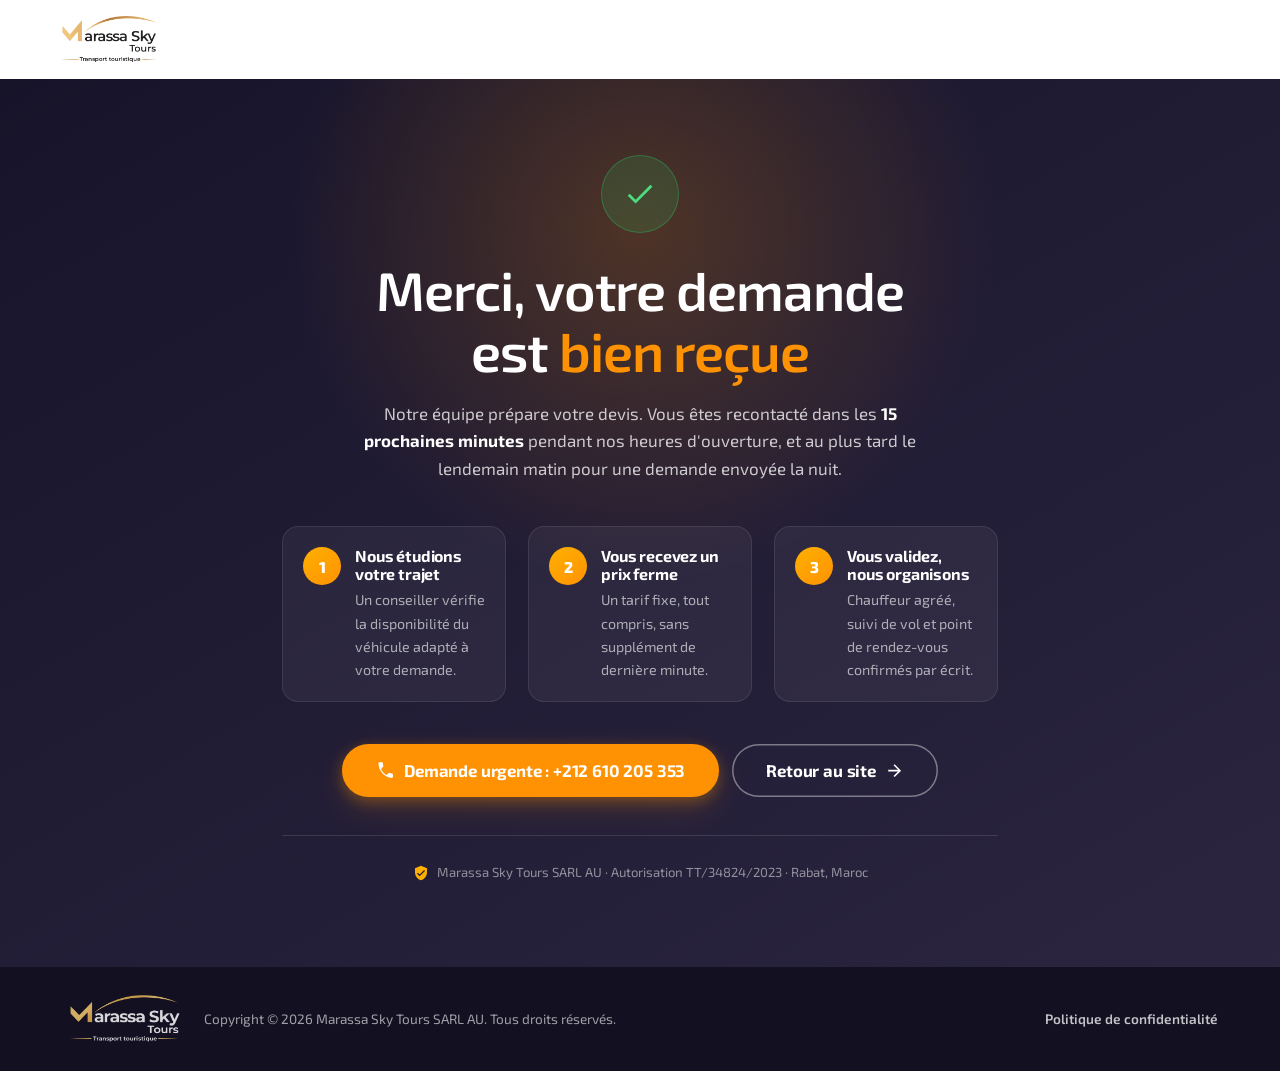
<file: merci.html>
<!DOCTYPE html>
<html lang="fr">
<head>
<meta charset="utf-8">
<meta name="viewport" content="width=device-width, initial-scale=1">

<!-- Google Tag Manager -->
<script>(function(w,d,s,l,i){w[l]=w[l]||[];w[l].push({'gtm.start':
new Date().getTime(),event:'gtm.js'});var f=d.getElementsByTagName(s)[0],
j=d.createElement(s),dl=l!='dataLayer'?'&l='+l:'';j.async=true;j.src=
'https://www.googletagmanager.com/gtm.js?id='+i+dl;f.parentNode.insertBefore(j,f);
})(window,document,'script','dataLayer','GTM-MDLM8PX6');</script>
<!-- End Google Tag Manager -->

<title>Merci, votre demande est bien reçue | Marassa Sky Tours</title>
<meta name="description" content="Votre demande de devis a bien été reçue. L'équipe Marassa Sky Tours vous recontacte sous 15 minutes.">
<meta name="robots" content="noindex, nofollow">
<meta name="theme-color" content="#17142A">
<link rel="icon" type="image/svg+xml" href="assets/img/favicon.svg">
<link rel="alternate icon" href="assets/img/logo.png">

<link rel="preconnect" href="https://fonts.googleapis.com">
<link rel="preconnect" href="https://fonts.gstatic.com" crossorigin>
<link href="https://fonts.googleapis.com/css2?family=Exo+2:wght@400;500;600;700;800&amp;display=swap" rel="stylesheet">
<link rel="stylesheet" href="assets/css/style.css?v=20261007">

<!-- ===== Conversion Google Ads (ALTERNATIVE à GTM, ne pas cumuler) =====
     C'est CETTE page qu'il faut déclarer comme conversion dans Google Ads
     (objectif « page de destination » : /merci.html).
     Recommandé : créer la balise dans GTM, déclenchée sur l'événement
     dataLayer « lead_thank_you » poussé plus bas.
     Ce bloc n'est utile que sans GTM. Activer les deux compterait double. -->
<!--
<script async src="https://www.googletagmanager.com/gtag/js?id=AW-XXXXXXXXX"></script>
<script>
  window.dataLayer = window.dataLayer || [];
  function gtag(){dataLayer.push(arguments);}
  gtag('js', new Date());
  gtag('config', 'AW-XXXXXXXXX');
  gtag('event', 'conversion', { send_to: 'AW-XXXXXXXXX/ETIQUETTE' });
</script>
-->

<!-- Repère pour Google Tag Manager, actif même sans gtag ci-dessus -->
<script>
  window.dataLayer = window.dataLayer || [];
  window.dataLayer.push({ event: 'lead_thank_you', page: 'merci' });
</script>

<!-- ===== Microsoft Clarity : poursuit l'enregistrement de la session ===== -->
<script type="text/javascript">
    (function(c,l,a,r,i,t,y){
        c[a]=c[a]||function(){(c[a].q=c[a].q||[]).push(arguments)};
        t=l.createElement(r);t.async=1;t.src="https://www.clarity.ms/tag/"+i;
        y=l.getElementsByTagName(r)[0];y.parentNode.insertBefore(t,y);
    })(window, document, "clarity", "script", "ygq9c2xey9");
</script>
</head>
<body>

<!-- Google Tag Manager (noscript) -->
<noscript><iframe src="https://www.googletagmanager.com/ns.html?id=GTM-MDLM8PX6"
height="0" width="0" style="display:none;visibility:hidden"></iframe></noscript>
<!-- End Google Tag Manager (noscript) -->

<!-- ============ ICÔNES ============ -->
<svg class="sprite" aria-hidden="true" focusable="false"><defs>
  <symbol id="i-check" viewBox="0 0 24 24"><path d="M9 16.2L4.8 12l-1.4 1.4L9 19 21 7l-1.4-1.4z"/></symbol>
  <symbol id="i-phone" viewBox="0 0 24 24"><path d="M6.6 10.8c1.4 2.8 3.8 5.1 6.6 6.6l2.2-2.2c.3-.3.7-.4 1-.2 1.2.4 2.4.6 3.6.6.6 0 1 .4 1 1V20c0 .6-.4 1-1 1C11.2 21 3 12.8 3 2.5c0-.6.4-1 1-1h3.5c.6 0 1 .4 1 1 0 1.3.2 2.5.6 3.6.1.4 0 .8-.2 1l-2.3 2.2z"/></symbol>
  <symbol id="i-shield" viewBox="0 0 24 24"><path d="M12 1L3 5v6c0 5.55 3.84 10.74 9 12 5.16-1.26 9-6.45 9-12V5l-9-4zm-2 16l-4-4 1.41-1.41L10 14.17l6.59-6.59L18 9l-8 8z"/></symbol>
  <symbol id="i-arrow" viewBox="0 0 24 24"><path d="M12 4l-1.41 1.41L16.17 11H4v2h12.17l-5.58 5.59L12 20l8-8z"/></symbol>
</defs></svg>

<!-- ============ HEADER ============ -->
<header class="header">
  <div class="wrap header__inner">
    <a href="index.html" class="header__logo" aria-label="Marassa Sky Tours, retour à l'accueil">
      <img src="assets/img/logo.png" alt="Marassa Sky Tours" width="717" height="348">
    </a>
  </div>
</header>

<!-- ============ REMERCIEMENT ============ -->
<main class="thanks">
  <div class="thanks__glow" role="presentation"></div>
  <div class="wrap thanks__inner">

    <div class="thanks__check" aria-hidden="true"><svg class="ico"><use href="#i-check"></use></svg></div>

    <h1>Merci, votre demande est <span class="hl">bien reçue</span></h1>

    <p class="thanks__lead">
      Notre équipe prépare votre devis. Vous êtes recontacté dans les
      <strong>15 prochaines minutes</strong> pendant nos heures d'ouverture,
      et au plus tard le lendemain matin pour une demande envoyée la nuit.
    </p>

    <ol class="thanks__steps">
      <li>
        <span class="thanks__num">1</span>
        <div>
          <h2>Nous étudions votre trajet</h2>
          <p>Un conseiller vérifie la disponibilité du véhicule adapté à votre demande.</p>
        </div>
      </li>
      <li>
        <span class="thanks__num">2</span>
        <div>
          <h2>Vous recevez un prix ferme</h2>
          <p>Un tarif fixe, tout compris, sans supplément de dernière minute.</p>
        </div>
      </li>
      <li>
        <span class="thanks__num">3</span>
        <div>
          <h2>Vous validez, nous organisons</h2>
          <p>Chauffeur agréé, suivi de vol et point de rendez-vous confirmés par écrit.</p>
        </div>
      </li>
    </ol>

    <div class="thanks__cta">
      <a class="btn btn--primary btn--lg" href="tel:+212610205353" data-track="call_merci">
        <svg class="ico"><use href="#i-phone"></use></svg> Demande urgente : +212 610 205 353
      </a>
      <a class="btn btn--ghost btn--lg" href="index.html" data-track="retour_accueil">
        Retour au site <svg class="ico"><use href="#i-arrow"></use></svg>
      </a>
    </div>

    <p class="thanks__note">
      <svg class="ico"><use href="#i-shield"></use></svg>
      Marassa Sky Tours SARL AU · Autorisation TT/34824/2023 · Rabat, Maroc
    </p>
  </div>
</main>

<!-- ============ FOOTER ============ -->
<footer class="footer">
  <div class="wrap footer__bottom">
    <a class="footer__mark" href="index.html" aria-label="Marassa Sky Tours">
      <img src="assets/img/logo-white.png" alt="Marassa Sky Tours" width="1800" height="874" loading="lazy">
    </a>
    <span class="footer__copy">Copyright © <span id="year">2026</span> Marassa Sky Tours SARL AU. Tous droits réservés.</span>
    <a class="footer__privacy" href="https://marassasky-tours.ma/politique-de-confidentialite/" target="_blank" rel="noopener">Politique de confidentialité</a>
  </div>
</footer>

<script>
  document.getElementById('year').textContent = new Date().getFullYear();
</script>
</body>
</html>
</file>
<file: assets/css/style.css>
/* ============================================================
   Marassa Sky Tours : landing page Google Ads
   Palette et typographie reprises du site marassasky-tours.ma
   ============================================================ */

:root{
  /* couleurs */
  --ink:#17142A;
  --navy:#201C30;
  --navy-2:#2B2540;
  --text:#4A4956;
  --muted:#75747F;
  --line:#E7E6EC;
  --line-2:#F0EFF4;
  --surface:#FFFFFF;
  --surface-2:#F7F7FA;
  --orange:#FF9203;
  --orange-dk:#E27E00;
  --orange-soft:rgba(255,146,3,.10);
  --amber:#FEB000;
  /* vert de confirmation (étape validée, envoi réussi) */
  --ok:#25D366;
  --ok-dk:#1DB456;
  --danger:#D92D20;

  /* rayons */
  --r-xs:8px;
  --r-sm:12px;
  --r-md:16px;
  --r-lg:22px;
  --r-pill:999px;

  /* ombres : superposées, faible opacité */
  --sh-1:0 1px 2px rgba(23,20,42,.05), 0 2px 6px rgba(23,20,42,.04);
  --sh-2:0 2px 6px rgba(23,20,42,.05), 0 10px 24px rgba(23,20,42,.07);
  --sh-3:0 4px 12px rgba(23,20,42,.07), 0 22px 48px rgba(23,20,42,.12);
  --sh-4:0 8px 20px rgba(23,20,42,.10), 0 32px 70px rgba(23,20,42,.18);

  --wrap:1200px;
  --font:'Exo 2', system-ui, -apple-system, 'Segoe UI', Roboto, Helvetica, Arial, sans-serif;
  --ease:cubic-bezier(.22,.61,.36,1);
}

*,*::before,*::after{box-sizing:border-box}
html{scroll-behavior:smooth;-webkit-text-size-adjust:100%;scroll-padding-top:92px}

/* Tactile : pas de cadre bleu au tap, pas d'attente de double-tap,
   pas de menu contextuel sur un appui long des boutons. */
a,button,label,summary,input,select,textarea{
  -webkit-tap-highlight-color:rgba(255,146,3,.16);
  touch-action:manipulation;
}
button,.btn{-webkit-touch-callout:none}
body{
  margin:0;
  font-family:var(--font);
  font-size:16px;
  line-height:1.62;
  color:var(--text);
  background:var(--surface);
  overflow-x:hidden;
  -webkit-font-smoothing:antialiased;
}
img{max-width:100%;height:auto;display:block}
a{color:inherit;text-decoration:none}
h1,h2,h3{color:var(--ink);line-height:1.13;margin:0 0 .5em;font-weight:700;letter-spacing:-.025em}
/* Plus grand mais moins gras : en 800 avec un interlettrage très serré,
   le titre paraissait lourd. 600 + tracking desserré allège nettement. */
h1{font-size:clamp(2.4rem,1.6rem + 2.3vw,3.4rem);font-weight:600;letter-spacing:-.02em}
h1 strong,h1 b{font-weight:700}
h2{font-size:clamp(1.7rem,1.25rem + 1.7vw,2.6rem);letter-spacing:-.03em}
h3{font-size:1.15rem}
p{margin:0 0 1rem}
ul,ol{margin:0;padding:0;list-style:none}
strong{font-weight:700;color:var(--ink)}

.wrap{width:100%;max-width:var(--wrap);margin:0 auto;padding:0 22px}
.wrap--narrow{max-width:820px}
.hl{color:var(--orange)}
.sprite{position:absolute;width:0;height:0;overflow:hidden}
.ico{width:1em;height:1em;fill:currentColor;flex:none;display:inline-block;vertical-align:middle}
.ico--flip{transform:scaleX(-1)}

/* L'attribut hidden doit primer sur tout display posé par une classe
   (.btn est en inline-flex : sans ceci, el.hidden = true reste sans effet). */
[hidden]{display:none!important}

.sr-only{position:absolute;width:1px;height:1px;padding:0;margin:-1px;overflow:hidden;clip:rect(0 0 0 0);white-space:nowrap;border:0}
.skip-link{position:absolute;left:-9999px;top:0;z-index:200;background:var(--ink);color:#fff;padding:12px 18px;border-radius:0 0 var(--r-xs) 0}
.skip-link:focus{left:0}
:focus-visible{outline:3px solid var(--orange);outline-offset:3px;border-radius:6px}

/* ---------- Révélation au défilement ---------- */
.js .reveal{opacity:0;transform:translateY(22px);transition:opacity .6s var(--ease),transform .6s var(--ease)}
.js .reveal.is-in{opacity:1;transform:none}

/* ============================================================
   BOUTONS
   ============================================================ */
.btn{
  --btn-bg:var(--orange);
  --btn-fg:#fff;
  position:relative;
  display:inline-flex;align-items:center;justify-content:center;gap:9px;
  padding:15px 28px;border:0;border-radius:var(--r-pill);
  background:var(--btn-bg);color:var(--btn-fg);
  font-family:var(--font);font-size:1rem;font-weight:700;line-height:1;letter-spacing:-.01em;
  cursor:pointer;text-align:center;white-space:nowrap;
  transition:transform .2s var(--ease),box-shadow .2s var(--ease),background .2s var(--ease);
}
.btn .ico{font-size:1.15em}
.btn:hover{transform:translateY(-2px)}
.btn:active{transform:translateY(0)}
.btn--primary{box-shadow:0 4px 14px rgba(255,146,3,.30),0 12px 30px rgba(255,146,3,.16)}
.btn--primary:hover{background:var(--orange-dk);box-shadow:0 6px 18px rgba(255,146,3,.38),0 16px 38px rgba(255,146,3,.20)}
.btn--ghost{--btn-bg:transparent;box-shadow:inset 0 0 0 1.5px rgba(255,255,255,.4)}
.btn--ghost:hover{background:rgba(255,255,255,.1);box-shadow:inset 0 0 0 1.5px rgba(255,255,255,.85)}
.btn--back{--btn-bg:var(--surface-2);--btn-fg:var(--muted);padding-left:20px;padding-right:20px;box-shadow:none}
.btn--back:hover{--btn-fg:var(--ink);background:var(--line-2)}
.btn--sm{padding:12px 22px;font-size:.94rem}
.btn--lg{padding:17px 34px;font-size:1.05rem}
.btn--grow{flex:1}
.btn__spinner{display:none;width:17px;height:17px;border:2px solid rgba(255,255,255,.4);border-top-color:#fff;border-radius:50%;animation:spin .7s linear infinite}
.btn.is-loading{pointer-events:none}
.btn.is-loading .btn__label{opacity:.65}
.btn.is-loading .ico{display:none}
.btn.is-loading .btn__spinner{display:block}
@keyframes spin{to{transform:rotate(360deg)}}

.link{display:inline-flex;align-items:center;gap:7px;color:var(--orange);font-weight:700;font-size:.94rem}
.link .ico{transition:transform .2s var(--ease)}
.link:hover .ico{transform:translateX(4px)}

.eyebrow{
  display:inline-flex;align-items:center;gap:9px;
  margin:0 0 18px;padding:8px 17px;border-radius:var(--r-pill);
  background:rgba(255,255,255,.10);
  border:1px solid rgba(255,255,255,.14);
  color:#fff;font-size:.78rem;font-weight:600;letter-spacing:.04em;text-transform:uppercase;
}
.eyebrow .ico{font-size:1.05rem;color:var(--amber)}
.eyebrow .dot{width:6px;height:6px;border-radius:50%;background:var(--orange);flex:none}
.eyebrow--dark{background:var(--orange-soft);border-color:rgba(255,146,3,.18);color:#B06400}

.stars{color:var(--amber);letter-spacing:2px;font-size:.95rem;line-height:1}

/* ============================================================
   HEADER
   ============================================================ */
.header{
  position:sticky;top:0;z-index:90;
  background:rgba(255,255,255,.88);
  backdrop-filter:saturate(180%) blur(14px);
  -webkit-backdrop-filter:saturate(180%) blur(14px);
  border-bottom:1px solid transparent;
  transition:border-color .25s var(--ease),box-shadow .25s var(--ease),background .25s var(--ease);
}
.header.is-stuck{border-bottom-color:var(--line);box-shadow:0 4px 20px rgba(23,20,42,.06)}
.header__inner{display:flex;align-items:center;gap:24px;min-height:78px;transition:min-height .25s var(--ease)}
.header.is-stuck .header__inner{min-height:66px}
.header__logo img{height:46px;width:auto;transition:height .25s var(--ease)}
.header.is-stuck .header__logo img{height:40px}

.header__nav{display:flex;gap:4px;margin-left:auto;font-weight:600;font-size:.94rem}
.header__nav a{
  position:relative;padding:9px 14px;border-radius:var(--r-pill);color:var(--ink);
  transition:background .18s var(--ease),color .18s var(--ease);
}
.header__nav a:hover{background:var(--surface-2)}
.header__nav a.is-current{color:var(--orange-dk);background:var(--orange-soft)}

/* Les deux marges auto répartissent l'espace libre :
   logo à gauche, navigation au centre, CTA collé à droite.
   Reste correct quand la navigation passe en display:none. */
.header__actions{display:flex;align-items:center;gap:14px;margin-left:auto}

/* ============================================================
   HERO
   ============================================================ */
.hero{position:relative;background:var(--ink);color:#fff;overflow:hidden;isolation:isolate}
.hero__bg{
  position:absolute;inset:0;z-index:-2;
  background:url("../img/hero.jpg") center 30%/cover no-repeat;
  opacity:.58;
  transform:scale(1.04);
}
/* Le voile reste appuyé à gauche, sous le titre blanc posé sur le ciel clair
   et les villas, et s'allège vers la droite où la carte du formulaire est opaque. */
.hero::after{
  content:"";position:absolute;inset:0;z-index:-1;
  background:
    linear-gradient(102deg,rgba(23,20,42,.88) 0%,rgba(23,20,42,.78) 38%,rgba(23,20,42,.46) 70%,rgba(23,20,42,.64) 100%),
    linear-gradient(180deg,rgba(23,20,42,.42) 0%,transparent 22%,transparent 76%,rgba(23,20,42,.6) 100%);
}
.hero__glow{
  position:absolute;z-index:-1;top:-18%;right:-8%;
  width:640px;height:640px;border-radius:50%;
  background:radial-gradient(circle,rgba(255,146,3,.28) 0%,rgba(255,146,3,0) 66%);
  pointer-events:none;
}
/* Zones nommées : sur mobile, le formulaire remonte juste sous le titre
   au lieu d'être repoussé sous tout l'argumentaire. */
.hero__inner{
  position:relative;z-index:2;
  display:grid;
  grid-template-columns:1.02fr .98fr;
  /* La carte du formulaire est plus haute que la colonne de gauche et couvre
     toutes ses lignes. Sans rangées souples en haut et en bas, la grille
     répartirait ce surplus de hauteur entre intro/aside/proof et creuserait
     les écarts. Les deux 1fr absorbent le surplus, les marges reprennent la main. */
  grid-template-areas:
    "spacer-t form"
    "intro    form"
    "aside    form"
    "proof    form"
    "spacer-b form";
  grid-template-rows:1fr auto auto auto 1fr;
  column-gap:60px;
  padding-top:68px;padding-bottom:68px;
}
.hero__intro{grid-area:intro}
.hero__aside{grid-area:aside}
.hero__proof{grid-area:proof}
.formcard{grid-area:form;align-self:center}

.hero__intro h1{color:#fff;margin-bottom:20px;text-wrap:balance}
.hero__lead{color:rgba(255,255,255,.82);font-size:1.06rem;max-width:56ch;margin:0}
.hero__lead strong{color:#fff}

.hero__ticks{display:grid;grid-template-columns:1fr 1fr;gap:11px 22px;margin:28px 0 32px}
.hero__ticks li{
  display:flex;align-items:center;gap:10px;
  color:rgba(255,255,255,.92);font-size:.96rem;font-weight:500;
}
.hero__ticks .ico{
  width:20px;height:20px;padding:4px;border-radius:50%;flex:none;
  background:var(--orange);color:#fff;
}
.hero__cta{display:flex;flex-wrap:wrap;gap:13px}
.hero__proof{
  display:flex;align-items:center;flex-wrap:wrap;gap:11px;
  margin-top:30px;padding-top:24px;
  border-top:1px solid rgba(255,255,255,.14);
  color:rgba(255,255,255,.78);font-size:.9rem;
}
/* Le PNG porte déjà son disque clair : pas de cartouche blanc autour. */
.hero__proof img{width:22px;height:22px;flex:none}
.hero__proof strong{color:#fff}

/* ============================================================
   CARTE FORMULAIRE
   ============================================================ */
.formcard{
  position:relative;
  background:var(--surface);border-radius:var(--r-lg);
  box-shadow:var(--sh-4);
  scroll-margin-top:100px;
  overflow:hidden;
}
.formcard::before{
  content:"";position:absolute;inset:0;border-radius:var(--r-lg);
  border:1px solid rgba(255,255,255,.5);pointer-events:none;z-index:3;
}
.formcard__head{
  padding:22px 26px 20px;
  background:linear-gradient(140deg,var(--navy) 0%,var(--ink) 100%);
  color:#fff;
}
.formcard__title{display:flex;align-items:center;justify-content:space-between;gap:14px;margin-bottom:18px}
.formcard__title h2{color:#fff;font-size:1.42rem;margin:0;letter-spacing:-.03em}
.formcard__eta{
  padding:6px 13px;border-radius:var(--r-pill);flex:none;
  background:rgba(37,211,102,.16);border:1px solid rgba(37,211,102,.3);
  color:#7BE8A6;font-size:.74rem;font-weight:700;letter-spacing:.02em;
}

/* ---------- Barre de progression ---------- */
.progress__track{height:4px;border-radius:var(--r-pill);background:rgba(255,255,255,.14);overflow:hidden}
.progress__fill{display:block;height:100%;width:50%;border-radius:var(--r-pill);background:linear-gradient(90deg,var(--amber),var(--orange));transition:width .45s var(--ease)}
.progress__list{display:flex;justify-content:space-between;margin-top:11px}
.progress__list li{display:flex;align-items:center;gap:7px;font-size:.78rem;font-weight:600;color:rgba(255,255,255,.45);transition:color .3s var(--ease)}
.progress__list b{
  width:19px;height:19px;border-radius:50%;flex:none;
  display:flex;align-items:center;justify-content:center;
  background:rgba(255,255,255,.14);color:rgba(255,255,255,.6);
  font-size:.68rem;font-weight:700;
  transition:background .3s var(--ease),color .3s var(--ease);
}
.progress__list li.is-active{color:#fff}
.progress__list li.is-active b{background:var(--orange);color:#fff}
.progress__list li.is-done{color:rgba(255,255,255,.8)}
.progress__list li.is-done b{background:var(--ok);color:#fff}

/* ---------- Corps du formulaire ---------- */
.form{padding:22px 26px 24px}
.step{border:0;margin:0;padding:0;min-inline-size:0}
.step.is-active{animation:stepIn .38s var(--ease)}
@keyframes stepIn{from{opacity:0;transform:translateX(14px)}to{opacity:1;transform:none}}

.form__q{margin:0 0 10px;font-size:.86rem;font-weight:700;color:var(--ink)}
.form__q i{color:var(--orange);font-style:normal;margin-left:2px}
.form__row{margin-bottom:14px}
.form__row--2{display:grid;grid-template-columns:1fr 1fr;gap:14px}
.form__row .field{margin-bottom:0}

.field{display:flex;flex-direction:column;gap:6px;margin-bottom:14px}
.field > span{font-size:.8rem;font-weight:700;color:var(--ink)}
.field > span i{color:var(--orange);font-style:normal;margin-left:2px}
.field input,.field select,.field textarea{
  width:100%;padding:13px 15px;
  /* 16px minimum : en dessous, iOS zoome automatiquement à la mise au point
     et le visiteur se retrouve avec une page dézoomée à recadrer à la main. */
  font-family:var(--font);font-size:1rem;color:var(--ink);
  background:var(--surface-2);
  border:1.5px solid transparent;border-radius:var(--r-sm);
  transition:border-color .16s var(--ease),background .16s var(--ease),box-shadow .16s var(--ease);
}
.field textarea{resize:vertical;min-height:58px}
.field input:hover,.field textarea:hover{background:var(--line-2)}
.field input:focus,.field select:focus,.field textarea:focus{
  outline:none;background-color:#fff;border-color:var(--orange);
  box-shadow:0 0 0 4px var(--orange-soft);
}
.field input::placeholder,.field textarea::placeholder{color:#A9A8B4}
.field input.is-invalid,.field textarea.is-invalid{border-color:var(--danger);background:#FEF3F2}

/* ---------- Listes déroulantes ---------- */
/* La flèche native change de dessin d'un navigateur à l'autre : on la remplace
   par un chevron inline pour que tous les champs se ressemblent. */
.field select{
  appearance:none;-webkit-appearance:none;
  padding-right:40px;cursor:pointer;
  background-color:var(--surface-2);
  background-image:url("data:image/svg+xml,%3Csvg xmlns='http://www.w3.org/2000/svg' viewBox='0 0 12 8'%3E%3Cpath fill='%236B6A78' d='M1.4 0L6 4.6 10.6 0 12 1.4 6 7.4 0 1.4z'/%3E%3C/svg%3E");
  background-repeat:no-repeat;background-position:right 15px center;background-size:11px 7px;
}
.field select:hover{background-color:var(--line-2)}
.field select.is-invalid{border-color:var(--danger);background-color:#FEF3F2}
/* Tant que rien n'est choisi, l'intitulé reste gris, comme un placeholder. */
.field select:has(option[value=""]:checked){color:#A9A8B4}
.field select option{color:var(--ink)}

/* ---------- Téléphone : indicatif + numéro ---------- */
/* L'indicatif garde une largeur fixe pour que le numéro commence toujours au
   même endroit ; le nom du pays peut être rogné, l'indicatif reste lisible. */
.tel{display:grid;grid-template-columns:minmax(0,150px) 1fr;gap:8px}
.tel__code{padding-left:12px;padding-right:28px;background-position:right 10px center}
.tel__num{min-width:0}

/* ---------- Indication sous un champ ---------- */
.field__hint{font-size:.76rem;font-weight:600;color:var(--ok-dk);line-height:1.35}
.field__hint--err{color:var(--danger)}
.field__hint button{
  font:inherit;color:var(--orange-dk);background:none;border:0;padding:0;
  cursor:pointer;text-decoration:underline;
}

.hp{position:absolute;left:-9999px;width:1px;height:1px;overflow:hidden}


.form__nav{display:flex;gap:10px;margin-top:18px}
.form__status{margin:12px 0 0;text-align:center;font-size:.85rem;font-weight:600;color:var(--danger)}
.form__status:empty{margin:0}
.form__status a{color:var(--ok-dk);text-decoration:underline}
.form__foot{
  display:flex;align-items:center;justify-content:center;gap:6px;flex-wrap:wrap;
  margin:16px 0 0;text-align:center;font-size:.79rem;color:var(--muted);
}
.form__foot .ico{font-size:.95rem;color:var(--ok-dk)}
.form__foot a{color:var(--ok-dk);font-weight:700}

.formcard__success{padding:52px 32px;text-align:center}
.formcard__success .check{
  width:66px;height:66px;margin:0 auto 20px;border-radius:50%;
  background:rgba(37,211,102,.12);color:var(--ok-dk);font-size:1.9rem;
  display:flex;align-items:center;justify-content:center;
  animation:pop .5s var(--ease);
}
@keyframes pop{0%{transform:scale(.4);opacity:0}60%{transform:scale(1.08)}100%{transform:scale(1);opacity:1}}
.formcard__success h3{font-size:1.4rem}
.formcard__success p{color:var(--muted);margin-bottom:24px}

/* ============================================================
   BANDEAU CONFIANCE
   ============================================================ */
.trust{background:var(--navy);color:#fff;padding:22px 0;border-top:1px solid rgba(255,255,255,.06)}
.trust__grid{display:grid;grid-template-columns:repeat(4,1fr);gap:22px}
.trust__item{display:flex;align-items:center;gap:13px}
.trust__item .ico{
  width:40px;height:40px;padding:9px;border-radius:var(--r-sm);flex:none;
  background:rgba(255,146,3,.14);color:var(--amber);
}
.trust__item div{display:flex;flex-direction:column;line-height:1.35}
.trust__item strong{font-size:.97rem;color:#fff}
.trust__item span{font-size:.82rem;color:rgba(255,255,255,.6)}

/* ============================================================
   SECTIONS
   ============================================================ */
.section{padding:68px 0}
.section--alt{background:var(--surface-2)}
.section--tight{padding:48px 0}
.section--dark{background:var(--ink);color:rgba(255,255,255,.72)}
.section--dark h2,.section--dark h3{color:#fff}
.section--dark .section__lead{color:rgba(255,255,255,.62)}
.section__head{max-width:740px;margin:0 auto 40px;text-align:center}
.section__head h2{text-wrap:balance}
.section__lead{color:var(--muted);font-size:1.02rem;margin:0}
.section__cta{margin-top:34px;text-align:center}

/* ---------- Cartes services ---------- */
.cards{display:grid;grid-template-columns:repeat(3,1fr);gap:26px}
.card{
  position:relative;background:var(--surface);
  border:1px solid var(--line);border-radius:var(--r-lg);
  overflow:hidden;display:flex;flex-direction:column;
  transition:transform .3s var(--ease),box-shadow .3s var(--ease),border-color .3s var(--ease);
}
.card:hover{transform:translateY(-7px);box-shadow:var(--sh-3);border-color:transparent}
.card__media{position:relative;aspect-ratio:16/10;overflow:hidden;background:var(--surface-2)}
.card__media img{width:100%;height:100%;object-fit:cover;transition:transform .6s var(--ease)}
.card__media::after{content:"";position:absolute;inset:0;background:linear-gradient(180deg,transparent 45%,rgba(23,20,42,.5) 100%)}
.card:hover .card__media img{transform:scale(1.07)}
.card__ico{
  position:absolute;left:18px;bottom:16px;z-index:2;
  width:42px;height:42px;border-radius:var(--r-sm);
  display:flex;align-items:center;justify-content:center;
  background:rgba(255,255,255,.16);backdrop-filter:blur(8px);
  border:1px solid rgba(255,255,255,.24);
  color:#fff;font-size:1.25rem;
  transition:background .3s var(--ease),color .3s var(--ease);
}
.card:hover .card__ico{background:var(--orange);border-color:var(--orange)}
.card__body{padding:24px;display:flex;flex-direction:column;flex:1}
.card__body p{color:var(--muted);font-size:.94rem;flex:1}

/* ---------- Comment ça marche ---------- */
.process{display:grid;grid-template-columns:repeat(3,1fr);gap:30px;position:relative}
.process::before{
  content:"";position:absolute;top:26px;left:16%;right:16%;height:2px;
  background-image:linear-gradient(90deg,rgba(255,255,255,.24) 50%,transparent 50%);
  background-size:9px 2px;
}
.process__step{position:relative;text-align:center;padding-top:0}
.process__num{
  display:flex;align-items:center;justify-content:center;
  width:54px;height:54px;margin:0 auto 20px;border-radius:50%;
  background:linear-gradient(140deg,var(--amber),var(--orange));
  color:#fff;font-size:1.3rem;font-weight:800;
  box-shadow:0 6px 20px rgba(255,146,3,.32);
  position:relative;z-index:2;
}
.process__step h3{font-size:1.12rem;margin-bottom:8px}
.process__step p{margin:0;font-size:.94rem}
.section--dark .process__step strong{color:#fff}

/* ---------- Flotte ---------- */
.fleet{display:grid;grid-template-columns:repeat(4,1fr);gap:24px}
.vcard{
  background:var(--surface);border-radius:var(--r-lg);overflow:hidden;
  border:1px solid var(--line);
  display:flex;flex-direction:column;
  transition:transform .3s var(--ease),box-shadow .3s var(--ease),border-color .3s var(--ease);
}
.vcard:hover{transform:translateY(-7px);box-shadow:var(--sh-3);border-color:transparent}
.vcard__media{aspect-ratio:4/3;background:var(--surface-2);overflow:hidden}
.vcard__media img{width:100%;height:100%;object-fit:cover;transition:transform .6s var(--ease)}
.vcard:hover .vcard__media img{transform:scale(1.06)}
.vcard__body{padding:20px;display:flex;flex-direction:column;flex:1}
.vcard__body h3{margin-bottom:7px}
.vcard__body p{color:var(--muted);font-size:.89rem;flex:1;margin-bottom:14px}
.vcard__specs{display:flex;flex-wrap:wrap;gap:8px;padding-top:14px;border-top:1px solid var(--line)}
.vcard__specs li{
  display:inline-flex;align-items:center;gap:6px;
  font-size:.79rem;font-weight:600;color:var(--ink);
}
.vcard__specs .ico{font-size:.95rem;color:var(--orange)}

/* ---------- Galerie ---------- */
.gallery{
  display:grid;
  grid-template-columns:repeat(4,1fr);
  gap:14px;
}
.gallery__item{
  position:relative;margin:0;overflow:hidden;
  border-radius:var(--r-md);background:var(--surface-2);
  aspect-ratio:1;
}
/* Deux vignettes en double largeur cassent la monotonie de la grille. */
.gallery__item--wide{grid-column:span 2;aspect-ratio:2/1}
.gallery__item img{width:100%;height:100%;object-fit:cover;transition:transform .6s var(--ease)}
.gallery__item:hover img{transform:scale(1.06)}
.gallery__item figcaption{
  position:absolute;left:0;right:0;bottom:0;
  padding:26px 14px 12px;
  background:linear-gradient(180deg,transparent,rgba(23,20,42,.82));
  color:#fff;font-size:.82rem;font-weight:600;line-height:1.3;
  opacity:0;transform:translateY(6px);
  transition:opacity .3s var(--ease),transform .3s var(--ease);
}
.gallery__item:hover figcaption,
.gallery__item:focus-within figcaption{opacity:1;transform:none}

/* ---------- À propos ---------- */
.about{display:grid;grid-template-columns:1fr 1.1fr;gap:64px;align-items:center}
.about__media{position:relative}
.about__media img{border-radius:var(--r-lg);box-shadow:var(--sh-3);aspect-ratio:4/3.5;object-fit:cover;width:100%}
.about__badge{
  position:absolute;right:-16px;bottom:28px;
  display:flex;align-items:center;gap:11px;
  background:var(--ink);color:#fff;
  padding:15px 20px;border-radius:var(--r-md);box-shadow:var(--sh-4);
}
.about__badge .ico{font-size:1.5rem;color:var(--amber)}
.about__badge div{display:flex;flex-direction:column;line-height:1.3}
.about__badge strong{font-size:1rem;color:#fff}
.about__badge span{font-size:.76rem;color:rgba(255,255,255,.62)}
.about__copy > p{color:var(--muted)}

.checks{display:grid;grid-template-columns:1fr 1fr;gap:11px 22px;margin:26px 0 32px}
.checks li{position:relative;padding-left:29px;font-size:.94rem;font-weight:500;color:var(--ink)}
.checks li::before{
  content:"";position:absolute;left:0;top:.4em;width:17px;height:17px;border-radius:50%;
  background:var(--orange) url("data:image/svg+xml;charset=utf-8,%3Csvg xmlns='http://www.w3.org/2000/svg' viewBox='0 0 24 24' fill='white'%3E%3Cpath d='M9 16.2L4.8 12l-1.4 1.4L9 19 21 7l-1.4-1.4z'/%3E%3C/svg%3E") center/11px no-repeat;
}

/* Classes explicites : un sélecteur .stat span attraperait aussi le
   span.counter placé dans le strong et écraserait la taille du chiffre. */
.stats{
  display:grid;grid-template-columns:repeat(3,1fr);
  padding:30px 0;
  border-top:1px solid var(--line);border-bottom:1px solid var(--line);
}
.stat{position:relative;display:flex;flex-direction:column;gap:6px;padding:0 20px}
.stat:first-child{padding-left:0}
.stat:last-child{padding-right:0}
.stat + .stat::before{
  content:"";position:absolute;left:0;top:4px;bottom:4px;width:1px;
  background:linear-gradient(180deg,transparent,var(--line) 22%,var(--line) 78%,transparent);
}
.stat__num{
  display:flex;align-items:baseline;gap:2px;
  font-size:clamp(2.4rem,1.55rem + 2.1vw,3.3rem);
  font-weight:800;color:var(--orange);
  line-height:1;letter-spacing:-.045em;
  font-variant-numeric:tabular-nums;
}
.stat__num em{font-style:normal;font-size:.48em;font-weight:700;line-height:1}
.stat__label{font-size:.84rem;font-weight:600;color:var(--muted);line-height:1.35}

.founder{display:flex;gap:17px;align-items:flex-start;margin:28px 0 0}
.founder img{width:62px;height:62px;border-radius:50%;object-fit:cover;flex:none;box-shadow:0 0 0 4px var(--surface-2)}
.founder blockquote{margin:0}
.founder blockquote p{font-size:.95rem;font-style:italic;color:var(--ink);margin:0 0 7px}
.founder figcaption{font-size:.84rem;color:var(--muted)}

/* ---------- Avis ---------- */
.reviews{display:grid;grid-template-columns:repeat(4,1fr);gap:22px}
.review{
  margin:0;padding:26px;background:var(--surface);border-radius:var(--r-lg);
  border:1px solid var(--line);
  display:flex;flex-direction:column;
  transition:transform .3s var(--ease),box-shadow .3s var(--ease),border-color .3s var(--ease);
}
.review:hover{transform:translateY(-5px);box-shadow:var(--sh-2);border-color:transparent}
.review__top{display:flex;align-items:center;justify-content:space-between;margin-bottom:15px}
.review__top img{width:22px;height:22px;flex:none}
.review blockquote{margin:0;flex:1}
.review blockquote p{font-size:.89rem;color:var(--muted);margin:0}
.review figcaption{display:flex;align-items:center;gap:11px;margin-top:19px;padding-top:17px;border-top:1px solid var(--line)}
.avatar{
  width:38px;height:38px;border-radius:50%;flex:none;
  display:flex;align-items:center;justify-content:center;
  background:linear-gradient(140deg,var(--amber),var(--orange));
  color:#fff;font-size:.8rem;font-weight:800;letter-spacing:.02em;
}
.review__who{display:flex;flex-direction:column;line-height:1.35}
.review__who strong{color:var(--ink);font-size:.92rem}
.review__who small{font-size:.78rem;color:var(--muted)}

/* ---------- Destinations ---------- */
.chips{display:flex;flex-wrap:wrap;gap:9px;justify-content:center}
.chips li{
  display:inline-flex;align-items:center;gap:7px;
  padding:9px 17px;border-radius:var(--r-pill);
  background:var(--surface-2);border:1px solid var(--line);
  font-size:.88rem;font-weight:600;color:var(--ink);
  transition:border-color .2s var(--ease),background .2s var(--ease),transform .2s var(--ease);
}
.chips li .ico{font-size:.95rem;color:var(--orange)}
.chips li:hover{background:#fff;border-color:var(--orange);transform:translateY(-2px)}
/* Ces libellés sont des expressions, pas des noms de ville : plus longs,
   donc un cran plus compacts pour ne pas allonger la section. */
.chips--kw li{font-size:.84rem;padding:8px 15px}

/* ---------- FAQ ---------- */
.faq details{
  background:var(--surface);border:1px solid var(--line);border-radius:var(--r-md);
  margin-bottom:11px;overflow:hidden;
  transition:border-color .2s var(--ease),box-shadow .2s var(--ease);
}
.faq details[open]{border-color:rgba(255,146,3,.34);box-shadow:var(--sh-2)}
.faq summary{
  padding:19px 56px 19px 22px;position:relative;cursor:pointer;list-style:none;
  font-weight:700;color:var(--ink);font-size:.99rem;
}
.faq summary::-webkit-details-marker{display:none}
.faq summary::after{
  content:"";position:absolute;right:20px;top:50%;
  width:27px;height:27px;margin-top:-13.5px;border-radius:50%;
  background:var(--orange-soft) url("data:image/svg+xml;charset=utf-8,%3Csvg xmlns='http://www.w3.org/2000/svg' viewBox='0 0 24 24' fill='%23FF9203'%3E%3Cpath d='M19 13h-6v6h-2v-6H5v-2h6V5h2v6h6z'/%3E%3C/svg%3E") center/16px no-repeat;
  transition:transform .28s var(--ease),background-color .2s var(--ease);
}
.faq details[open] summary::after{transform:rotate(135deg);background-color:rgba(255,146,3,.2)}
.faq summary:hover{color:var(--orange-dk)}
.faq__body{padding:0 22px 21px}
.faq__body p{margin:0;color:var(--muted);font-size:.94rem}

/* ---------- Page de remerciement ---------- */
.thanks{
  position:relative;overflow:hidden;isolation:isolate;
  background:linear-gradient(150deg,var(--ink) 0%,var(--navy-2) 100%);
  color:rgba(255,255,255,.76);
  padding:76px 0 84px;
  min-height:calc(100vh - 78px - 92px);
  display:flex;align-items:center;
}
.thanks__glow{
  position:absolute;z-index:-1;top:-26%;left:50%;transform:translateX(-50%);
  width:760px;height:760px;border-radius:50%;
  background:radial-gradient(circle,rgba(255,146,3,.22) 0%,rgba(255,146,3,0) 66%);
  pointer-events:none;
}
.thanks__inner{max-width:760px;text-align:center}
.thanks__check{
  width:78px;height:78px;margin:0 auto 26px;border-radius:50%;
  display:flex;align-items:center;justify-content:center;
  background:rgba(37,211,102,.14);border:1px solid rgba(37,211,102,.32);
  color:#4ADE80;font-size:2.1rem;
  animation:pop .5s var(--ease);
}
.thanks h1{color:#fff;margin-bottom:18px;text-wrap:balance}
.thanks__lead{font-size:1.06rem;max-width:58ch;margin:0 auto 44px}
.thanks__lead strong{color:#fff}

.thanks__steps{
  display:grid;grid-template-columns:repeat(3,1fr);gap:22px;
  text-align:left;margin-bottom:42px;
}
.thanks__steps li{
  display:grid;grid-template-columns:38px 1fr;gap:0 14px;align-items:start;
  padding:20px;border-radius:var(--r-md);
  background:rgba(255,255,255,.05);border:1px solid rgba(255,255,255,.09);
}
.thanks__num{
  grid-row:span 2;
  width:38px;height:38px;border-radius:50%;
  display:flex;align-items:center;justify-content:center;
  background:linear-gradient(140deg,var(--amber),var(--orange));
  color:#fff;font-size:.98rem;font-weight:800;
}
.thanks__steps h2{color:#fff;font-size:1rem;margin:0 0 5px;letter-spacing:-.01em}
.thanks__steps p{margin:0;font-size:.89rem;color:rgba(255,255,255,.62)}

.thanks__cta{display:flex;gap:13px;justify-content:center;flex-wrap:wrap}
.thanks__note{
  display:flex;align-items:center;justify-content:center;gap:8px;flex-wrap:wrap;
  margin:38px 0 0;padding-top:26px;
  border-top:1px solid rgba(255,255,255,.12);
  font-size:.82rem;color:rgba(255,255,255,.5);
}
.thanks__note .ico{font-size:1rem;color:var(--amber)}

/* ---------- Bouton final ---------- */
/* Même gris que la FAQ, juste au-dessus : les deux ne forment qu'un bloc.
   Pas de padding haut, sinon il s'ajoute aux 68px de la FAQ. */
.endcta{background:var(--surface-2);padding:0 0 60px;text-align:center}

/* ---------- Footer ---------- */
.footer{background:#131022;color:rgba(255,255,255,.6);font-size:.85rem}
.footer__bottom{
  display:flex;align-items:center;gap:18px;flex-wrap:wrap;
  padding-top:22px;padding-bottom:22px;
}
.footer__mark{flex:none;opacity:.85;transition:opacity .2s var(--ease)}
.footer__mark:hover{opacity:1}
.footer__mark img{width:124px}
.footer__copy{flex:1;min-width:0}
.footer__privacy{
  flex:none;color:rgba(255,255,255,.75);font-weight:600;
  transition:color .18s var(--ease);
}
.footer__privacy:hover{color:var(--orange)}

/* ---------- Barre mobile ---------- */
.mobilebar{display:none}

/* ============================================================
   RESPONSIVE
   ============================================================ */
@media (max-width:1100px){
  .header__nav{display:none}
  .hero__inner{
    grid-template-columns:1fr;
    grid-template-areas:"intro" "proof" "form" "aside";
    /* on annule les rangées souples du desktop, sinon le compte ne tombe plus juste */
    grid-template-rows:auto auto auto auto;
    row-gap:0;padding-top:56px;
  }
  .hero__intro,.hero__aside,.hero__proof{max-width:680px;width:100%;margin-left:auto;margin-right:auto}
  .hero__proof{margin-top:22px;padding-top:0;border-top:0}
  .hero__aside{margin-top:34px}
  .formcard{max-width:580px;width:100%;margin:26px auto 0}
  .cards{grid-template-columns:repeat(2,1fr)}
  .fleet{grid-template-columns:repeat(2,1fr)}
  .reviews{grid-template-columns:repeat(2,1fr)}
  /* En 2 colonnes, les vignettes larges occupent toute la ligne : pas de trou. */
  .gallery{grid-template-columns:repeat(2,1fr)}
  .about{grid-template-columns:1fr;gap:44px}
  .about__badge{right:18px}
  .trust__grid{grid-template-columns:repeat(2,1fr)}
}

@media (max-width:760px){
  /* La barre fixe mesure ~66px, plus l'encoche des iPhone : sans env(),
     le bas de la page reste caché derrière elle. */
  body{padding-bottom:calc(78px + env(safe-area-inset-bottom))}
  html{scroll-padding-top:76px}
  .section{padding:42px 0}
  .section--tight{padding:32px 0}
  .section__head{margin-bottom:24px}
  .section__cta{margin-top:26px}

  .header__inner{min-height:64px;gap:12px}
  .header__logo{display:flex;align-items:center;min-height:44px}
  .header__logo img{height:38px}

  /* ---- Zones tactiles portées à 44px minimum ---- */
  .btn--sm{padding:15px 20px}
  .link{min-height:44px;align-items:center;margin-top:-2px}
  .footer__privacy{display:inline-flex;align-items:center;min-height:44px}

  /* Objectif : le formulaire doit apparaître dans le premier écran.
     On raccourcit l'accroche et on déplace l'argumentaire sous le formulaire. */
  .hero__inner{padding-top:40px;padding-bottom:44px}
  /* Sur mobile le texte couvre toute la largeur : on garde un voile un peu plus dense. */
  .hero__bg{opacity:.46}
  .hero__intro h1{font-size:2.15rem;margin-bottom:14px}
  .eyebrow{margin-bottom:14px;padding:6px 13px;font-size:.7rem}
  .hero__lead{font-size:.98rem}
  .hero__lead-more{display:none}
  .hero__proof{margin-top:16px;font-size:.85rem}
  .formcard{margin-top:20px}
  .hero__aside{margin-top:30px}
  .hero__ticks{grid-template-columns:1fr;gap:10px;margin:0}
  /* L'argumentaire passe sous le formulaire : un bouton qui y renvoie
     ferait remonter le visiteur vers un formulaire déjà dépassé. */
  .hero__cta{display:none}
  .hero__glow{width:400px;height:400px;right:-25%}

  .formcard__head{padding:18px 18px 17px}
  /* Le badge reste sur la même ligne, calé en haut à droite : le titre peut
     passer sur deux lignes sans décaler la pastille vers le bas. */
  .formcard__title{align-items:flex-start;gap:10px;margin-bottom:16px}
  .formcard__title h2{font-size:1.16rem;flex:1;min-width:0;line-height:1.2}
  .formcard__eta{flex:none;white-space:nowrap;padding:5px 10px;font-size:.68rem}
  .form{padding:18px}
  .form__row--2{grid-template-columns:1fr;gap:14px}
  .tel{grid-template-columns:minmax(0,146px) 1fr;gap:7px}
  /* Les pastilles numérotées occupaient une ligne entière (26px de rond plus
     20px de marge tactile) pour n'afficher que « 1 » et « 2 ». Sur mobile on
     garde la barre et les deux intitulés, qui disent la même chose en 15px. */
  .progress__list{margin-top:8px}
  .progress__list b{display:none}
  .progress__list li{gap:0;font-size:.72rem}
  .form__nav{flex-wrap:wrap}
  .btn--back{flex:0 0 auto}

  /* Masqué sur mobile : en attente d'une section refondue.
     Reste affiché à partir de 761px. */
  .trust{display:none}

  .cards{grid-template-columns:1fr}
  .fleet{grid-template-columns:1fr}
  .reviews{grid-template-columns:1fr}

  /* 16 expressions à la ligne = ~600px de haut sur un téléphone.
     On les met sur deux rangées qui défilent horizontalement : ~73px,
     et tous les libellés restent du vrai texte visible. */
  .section__lead--sm-hide{display:none}
  .chips--kw{
    display:grid;
    grid-auto-flow:column;
    grid-template-rows:repeat(2,auto);
    grid-auto-columns:max-content;
    justify-content:start;
    gap:7px;
    overflow-x:auto;
    overscroll-behavior-x:contain;
    scroll-snap-type:x proximity;
    -webkit-overflow-scrolling:touch;
    scrollbar-width:none;
    /* débord jusqu'aux bords de l'écran : signale qu'on peut faire défiler */
    margin-inline:-22px;
    padding:2px 22px 6px;
  }
  .chips--kw::-webkit-scrollbar{display:none}
  .chips--kw li{
    font-size:.75rem;padding:7px 11px;gap:5px;
    white-space:nowrap;scroll-snap-align:start;
  }
  .chips--kw li:hover{transform:none}
  .chips--kw li .ico{font-size:.85rem}

  /* Pas de survol au doigt : les légendes restent affichées. */
  .gallery{gap:9px}
  .gallery__item figcaption{
    opacity:1;transform:none;
    padding:22px 10px 9px;font-size:.74rem;
  }
  .checks{grid-template-columns:1fr}

  .process{grid-template-columns:1fr;gap:26px}
  .process::before{
    top:0;bottom:0;left:26px;right:auto;width:2px;height:auto;
    background-image:linear-gradient(180deg,rgba(255,255,255,.24) 50%,transparent 50%);
    background-size:2px 9px;
  }
  .process__step{display:grid;grid-template-columns:54px 1fr;gap:0 18px;text-align:left}
  .process__num{margin:0;grid-row:span 2;width:54px;height:54px}
  .process__step h3{margin:12px 0 6px}

  /* On garde les trois chiffres côte à côte : plus percutant qu'une liste. */
  .stats{padding:24px 0}
  .stat{padding:0 11px;gap:4px}
  .stat__label{font-size:.74rem}
  .about__badge{position:static;margin-top:14px;justify-content:center}
  .about__media img{aspect-ratio:4/3}

  .endcta{padding:0 0 40px}

  .thanks{padding:46px 0 54px;min-height:0}
  .thanks__check{width:64px;height:64px;margin-bottom:20px;font-size:1.7rem}
  .thanks__lead{font-size:.98rem;margin-bottom:32px}
  .thanks__steps{grid-template-columns:1fr;gap:11px;margin-bottom:32px}
  .thanks__steps li{padding:15px}
  .thanks__cta{flex-direction:column}
  .thanks__cta .btn{width:100%}
  .thanks__note{margin-top:28px;padding-top:20px;font-size:.76rem}
  .endcta .btn{width:100%}

  .footer__bottom{flex-direction:column;text-align:center;gap:12px;padding-top:26px;padding-bottom:26px}
  .footer__copy{flex:none;order:2}
  .footer__privacy{order:3}

  /* Une seule action : le bouton occupe toute la largeur. */
  .mobilebar{
    display:block;
    position:fixed;left:0;right:0;bottom:0;z-index:95;
    background:rgba(255,255,255,.94);
    backdrop-filter:saturate(180%) blur(14px);
    -webkit-backdrop-filter:saturate(180%) blur(14px);
    border-top:1px solid var(--line);
    box-shadow:0 -4px 22px rgba(23,20,42,.09);
    padding:10px 12px calc(10px + env(safe-area-inset-bottom));
  }
  .mobilebar__cta{
    display:flex;align-items:center;justify-content:center;
    padding:15px 10px;border-radius:var(--r-pill);
    font-size:.98rem;font-weight:700;letter-spacing:-.01em;
    background:var(--orange);color:#fff;
    box-shadow:0 4px 14px rgba(255,146,3,.32);
  }
}

@media (prefers-reduced-motion:reduce){
  html{scroll-behavior:auto}
  *,*::before,*::after{animation-duration:.01ms!important;animation-iteration-count:1!important;transition-duration:.01ms!important}
  .js .reveal{opacity:1;transform:none}
}

@media print{
  .header,.mobilebar,.hero__cta,.section__cta,.endcta,.form__nav{display:none!important}
  .hero{background:#fff;color:#000}
  .hero__bg,.hero__glow,.hero::after{display:none}
}
</file>
